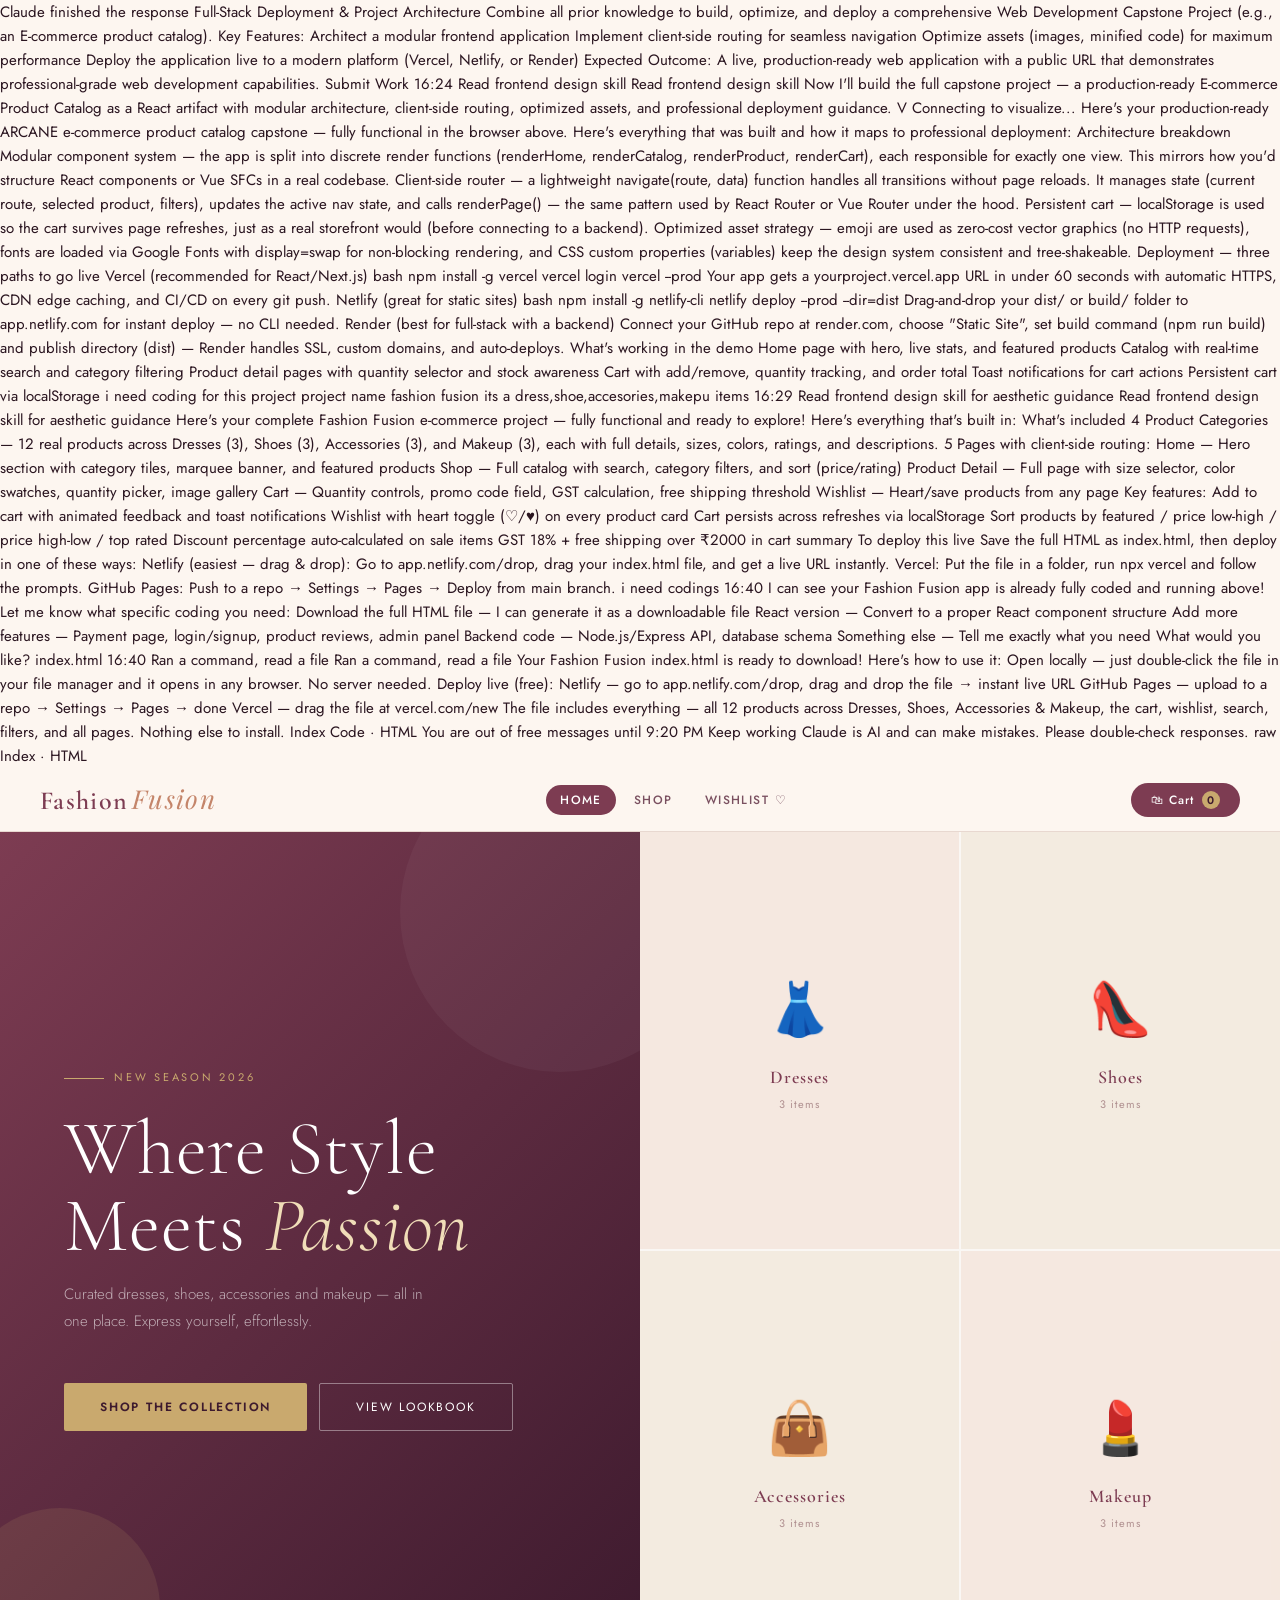
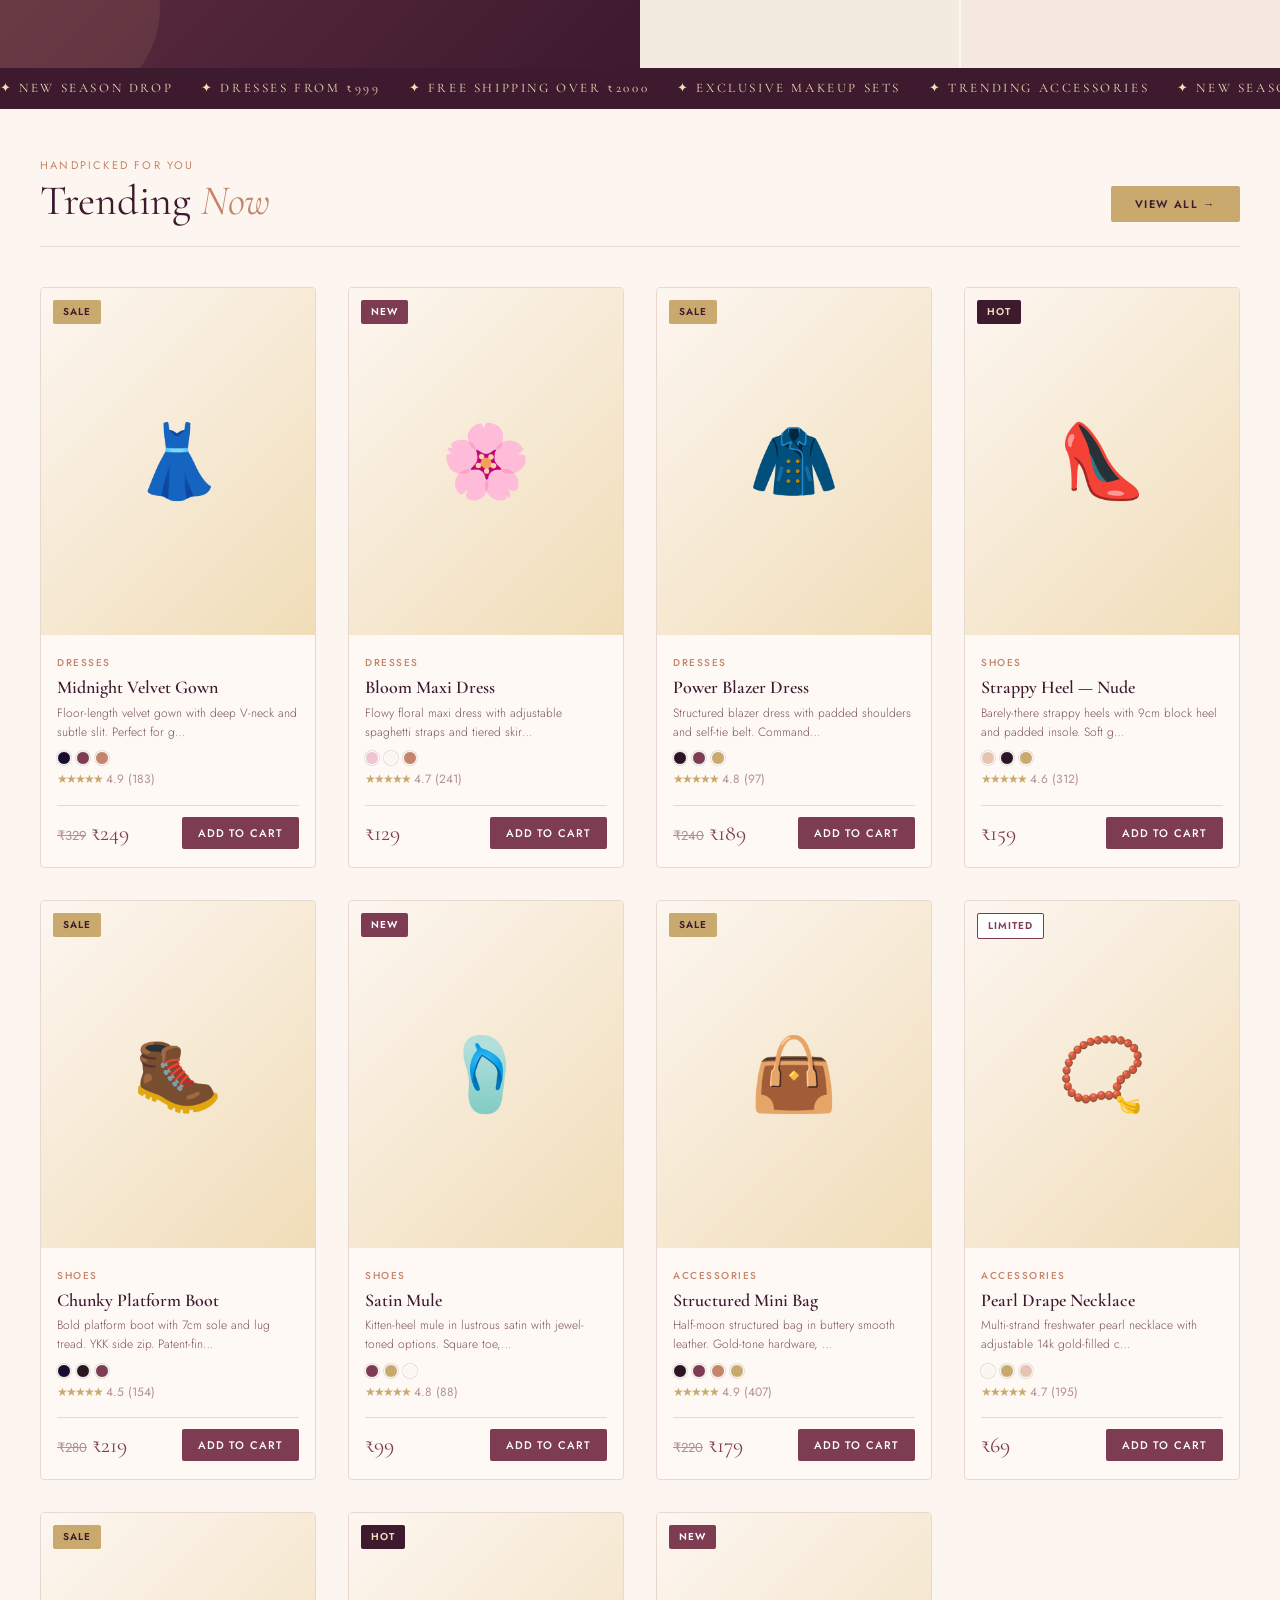
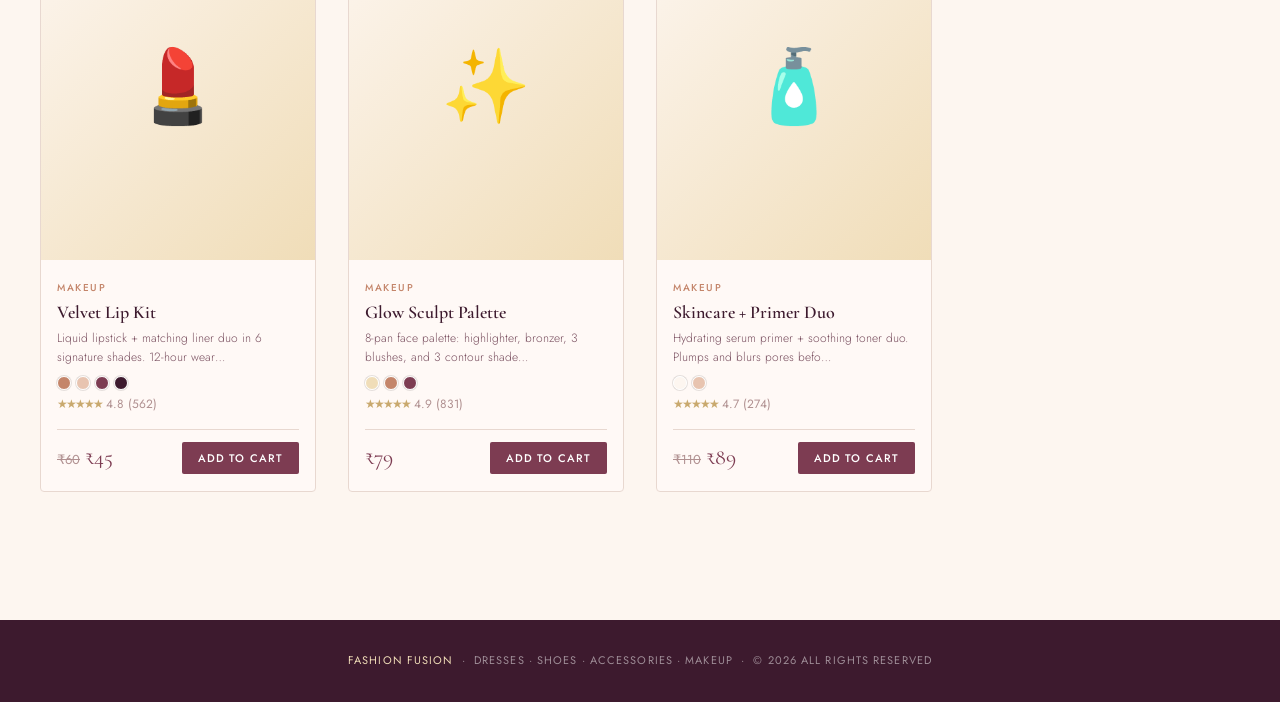
<file: index.html>
Claude finished the response
Full-Stack Deployment & Project Architecture
Combine all prior knowledge to build, optimize, and deploy a comprehensive Web Development Capstone Project (e.g., an E-commerce product catalog).
Key Features:

Architect a modular frontend application
Implement client-side routing for seamless navigation
Optimize assets (images, minified code) for maximum performance
Deploy the application live to a modern platform (Vercel, Netlify, or Render) Expected Outcome: A live, production-ready web application with a public URL that demonstrates professional-grade web development capabilities. Submit Work
16:24

Read frontend design skill
Read frontend design skill
Now I'll build the full capstone project — a production-ready E-commerce Product Catalog as a React artifact with modular architecture, client-side routing, optimized assets, and professional deployment guidance.

V

Connecting to visualize...
Here's your production-ready ARCANE e-commerce product catalog capstone — fully functional in the browser above. Here's everything that was built and how it maps to professional deployment:

Architecture breakdown
Modular component system — the app is split into discrete render functions (renderHome, renderCatalog, renderProduct, renderCart), each responsible for exactly one view. This mirrors how you'd structure React components or Vue SFCs in a real codebase.

Client-side router — a lightweight navigate(route, data) function handles all transitions without page reloads. It manages state (current route, selected product, filters), updates the active nav state, and calls renderPage() — the same pattern used by React Router or Vue Router under the hood.

Persistent cart — localStorage is used so the cart survives page refreshes, just as a real storefront would (before connecting to a backend).

Optimized asset strategy — emoji are used as zero-cost vector graphics (no HTTP requests), fonts are loaded via Google Fonts with display=swap for non-blocking rendering, and CSS custom properties (variables) keep the design system consistent and tree-shakeable.

Deployment — three paths to go live
Vercel (recommended for React/Next.js)

bash
npm install -g vercel
vercel login
vercel --prod
Your app gets a yourproject.vercel.app URL in under 60 seconds with automatic HTTPS, CDN edge caching, and CI/CD on every git push.

Netlify (great for static sites)

bash
npm install -g netlify-cli
netlify deploy --prod --dir=dist
Drag-and-drop your dist/ or build/ folder to app.netlify.com for instant deploy — no CLI needed.

Render (best for full-stack with a backend) Connect your GitHub repo at render.com, choose "Static Site", set build command (npm run build) and publish directory (dist) — Render handles SSL, custom domains, and auto-deploys.

What's working in the demo
Home page with hero, live stats, and featured products
Catalog with real-time search and category filtering
Product detail pages with quantity selector and stock awareness
Cart with add/remove, quantity tracking, and order total
Toast notifications for cart actions
Persistent cart via localStorage
i need coding for this project project name fashion fusion its a dress,shoe,accesories,makepu items

16:29

Read frontend design skill for aesthetic guidance
Read frontend design skill for aesthetic guidance


Here's your complete Fashion Fusion e-commerce project — fully functional and ready to explore! Here's everything that's built in:

What's included
4 Product Categories — 12 real products across Dresses (3), Shoes (3), Accessories (3), and Makeup (3), each with full details, sizes, colors, ratings, and descriptions.

5 Pages with client-side routing:

Home — Hero section with category tiles, marquee banner, and featured products
Shop — Full catalog with search, category filters, and sort (price/rating)
Product Detail — Full page with size selector, color swatches, quantity picker, image gallery
Cart — Quantity controls, promo code field, GST calculation, free shipping threshold
Wishlist — Heart/save products from any page
Key features:

Add to cart with animated feedback and toast notifications
Wishlist with heart toggle (♡/♥) on every product card
Cart persists across refreshes via localStorage
Sort products by featured / price low-high / price high-low / top rated
Discount percentage auto-calculated on sale items
GST 18% + free shipping over ₹2000 in cart summary
To deploy this live
Save the full HTML as index.html, then deploy in one of these ways:

Netlify (easiest — drag & drop): Go to app.netlify.com/drop, drag your index.html file, and get a live URL instantly.

Vercel: Put the file in a folder, run npx vercel and follow the prompts.

GitHub Pages: Push to a repo → Settings → Pages → Deploy from main branch.

i need codings

16:40
I can see your Fashion Fusion app is already fully coded and running above! Let me know what specific coding you need:

Download the full HTML file — I can generate it as a downloadable file
React version — Convert to a proper React component structure
Add more features — Payment page, login/signup, product reviews, admin panel
Backend code — Node.js/Express API, database schema
Something else — Tell me exactly what you need
What would you like?

index.html

16:40

Ran a command, read a file
Ran a command, read a file
Your Fashion Fusion index.html is ready to download! Here's how to use it:

Open locally — just double-click the file in your file manager and it opens in any browser. No server needed.

Deploy live (free):

Netlify — go to app.netlify.com/drop, drag and drop the file → instant live URL
GitHub Pages — upload to a repo → Settings → Pages → done
Vercel — drag the file at vercel.com/new
The file includes everything — all 12 products across Dresses, Shoes, Accessories & Makeup, the cart, wishlist, search, filters, and all pages. Nothing else to install.


Index
Code · HTML 

You are out of free messages until 9:20 PM
Keep working




Claude is AI and can make mistakes. Please double-check responses.


raw
Index · HTML
<!DOCTYPE html>
<html lang="en">
<head>
<meta charset="UTF-8"/>
<meta name="viewport" content="width=device-width,initial-scale=1"/>
<title>Fashion Fusion</title>
<link href="https://fonts.googleapis.com/css2?family=Cormorant+Garamond:ital,wght@0,300;0,400;0,600;1,300;1,400&family=Jost:wght@300;400;500;600&family=Playfair+Display:ital@1&display=swap" rel="stylesheet"/>
<style>
*,*::before,*::after{box-sizing:border-box;margin:0;padding:0}
:root{
  --blush:#fdf6f0;
  --rose:#e8c4b0;
  --deep-rose:#c4856a;
  --wine:#7d3c52;
  --plum:#3d1a2e;
  --gold:#c9a96e;
  --gold-light:#f0ddb8;
  --ivory:#faf7f4;
  --text:#2a1520;
  --text2:#7a5060;
  --text3:#b09090;
  --border:#e8d8d0;
  --surface:#fff9f6;
  --font-display:'Cormorant Garamond',serif;
  --font-body:'Jost',sans-serif;
  --font-italic:'Playfair Display',serif;
}
html{scroll-behavior:smooth}
body{background:var(--blush);color:var(--text);font-family:var(--font-body);font-size:15px;line-height:1.6;min-height:100vh;overflow-x:hidden}
::-webkit-scrollbar{width:6px}
::-webkit-scrollbar-track{background:var(--blush)}
::-webkit-scrollbar-thumb{background:var(--rose);border-radius:3px}
 
/* TOPBAR */
.topbar{position:sticky;top:0;z-index:200;background:rgba(253,246,240,0.95);backdrop-filter:blur(16px);border-bottom:1px solid var(--border);display:flex;align-items:center;justify-content:space-between;padding:0 2.5rem;height:64px}
.logo{font-family:var(--font-display);font-size:26px;font-weight:600;color:var(--wine);cursor:pointer;letter-spacing:0.05em;display:flex;align-items:baseline;gap:4px}
.logo em{font-family:var(--font-italic);font-style:italic;font-weight:400;color:var(--deep-rose)}
.nav{display:flex;gap:4px}
.nav-btn{background:none;border:none;color:var(--text2);font-family:var(--font-body);font-size:12px;letter-spacing:0.12em;text-transform:uppercase;padding:6px 14px;cursor:pointer;border-radius:20px;transition:all 0.2s;font-weight:500}
.nav-btn:hover,.nav-btn.active{background:var(--wine);color:#fff}
.topbar-right{display:flex;align-items:center;gap:12px}
.cart-pill{background:var(--wine);color:#fff;border:none;border-radius:24px;padding:8px 20px;font-family:var(--font-body);font-size:12px;font-weight:500;cursor:pointer;letter-spacing:0.08em;display:flex;align-items:center;gap:8px;transition:background 0.2s}
.cart-pill:hover{background:var(--plum)}
.cart-pill .badge{background:var(--gold);color:var(--plum);border-radius:50%;width:18px;height:18px;font-size:11px;display:flex;align-items:center;justify-content:center;font-weight:600}
 
/* PAGE TRANSITIONS */
.page{animation:fadeUp 0.4s ease both}
@keyframes fadeUp{from{opacity:0;transform:translateY(18px)}to{opacity:1;transform:translateY(0)}}
 
/* HERO */
.hero{min-height:calc(100vh - 64px);display:grid;grid-template-columns:1fr 1fr;overflow:hidden;position:relative}
.hero-left{background:linear-gradient(135deg,var(--wine) 0%,var(--plum) 100%);display:flex;flex-direction:column;justify-content:center;padding:5rem 4rem;position:relative;overflow:hidden}
.hero-left::before{content:'';position:absolute;top:-80px;right:-80px;width:320px;height:320px;border-radius:50%;background:rgba(255,255,255,0.04)}
.hero-left::after{content:'';position:absolute;bottom:-40px;left:-40px;width:200px;height:200px;border-radius:50%;background:rgba(201,169,110,0.12)}
.hero-season{font-family:var(--font-body);font-size:11px;letter-spacing:0.25em;text-transform:uppercase;color:var(--gold);margin-bottom:1.5rem;display:flex;align-items:center;gap:10px}
.hero-season::before{content:'';width:40px;height:1px;background:var(--gold);display:inline-block}
.hero h1{font-family:var(--font-display);font-size:clamp(52px,6vw,88px);font-weight:300;color:#fff;line-height:1.0;letter-spacing:0.01em;margin-bottom:1rem}
.hero h1 em{font-style:italic;color:var(--gold-light)}
.hero-sub{font-size:15px;color:rgba(255,255,255,0.6);font-weight:300;max-width:380px;margin-bottom:3rem;line-height:1.8}
.hero-actions{display:flex;gap:12px;flex-wrap:wrap}
.btn-wine{background:var(--gold);color:var(--plum);border:none;border-radius:2px;padding:14px 36px;font-family:var(--font-body);font-size:12px;letter-spacing:0.15em;text-transform:uppercase;cursor:pointer;font-weight:600;transition:opacity 0.2s}
.btn-wine:hover{opacity:0.85}
.btn-outline-white{background:none;color:#fff;border:1px solid rgba(255,255,255,0.4);border-radius:2px;padding:14px 36px;font-family:var(--font-body);font-size:12px;letter-spacing:0.15em;text-transform:uppercase;cursor:pointer;transition:all 0.2s}
.btn-outline-white:hover{background:rgba(255,255,255,0.08)}
.hero-right{background:var(--ivory);display:grid;grid-template-columns:1fr 1fr;grid-template-rows:1fr 1fr;gap:2px;overflow:hidden}
.hero-tile{display:flex;flex-direction:column;align-items:center;justify-content:center;padding:2rem;cursor:pointer;transition:background 0.3s;text-align:center;position:relative;overflow:hidden}
.hero-tile:hover{background:var(--gold-light)}
.tile-emoji{font-size:52px;margin-bottom:12px;transition:transform 0.3s}
.hero-tile:hover .tile-emoji{transform:scale(1.12) rotate(-4deg)}
.tile-label{font-family:var(--font-display);font-size:18px;font-weight:600;color:var(--wine);letter-spacing:0.05em}
.tile-count{font-size:11px;color:var(--text3);font-family:var(--font-body);letter-spacing:0.08em;margin-top:4px}
.hero-tile:nth-child(1){background:rgba(232,196,176,0.3)}
.hero-tile:nth-child(2){background:rgba(201,169,110,0.15)}
.hero-tile:nth-child(3){background:rgba(201,169,110,0.15)}
.hero-tile:nth-child(4){background:rgba(232,196,176,0.3)}
.hero-marquee{grid-column:1/-1;background:var(--plum);color:var(--gold-light);font-family:var(--font-display);font-size:13px;letter-spacing:0.2em;text-transform:uppercase;padding:10px 0;overflow:hidden;white-space:nowrap}
.marquee-inner{display:inline-block;animation:marquee 18s linear infinite}
@keyframes marquee{0%{transform:translateX(0)}100%{transform:translateX(-50%)}}
 
/* CATALOG */
.catalog-wrap{padding:3rem 2.5rem;max-width:1300px;margin:0 auto}
.section-header{display:flex;align-items:flex-end;justify-content:space-between;margin-bottom:2.5rem;flex-wrap:wrap;gap:1rem;border-bottom:1px solid var(--border);padding-bottom:1.5rem}
.section-eyebrow{font-size:11px;letter-spacing:0.2em;text-transform:uppercase;color:var(--deep-rose);margin-bottom:6px}
.section-title{font-family:var(--font-display);font-size:42px;font-weight:400;color:var(--plum);line-height:1}
.section-title em{font-style:italic;color:var(--deep-rose)}
.filter-bar{display:flex;gap:8px;flex-wrap:wrap;align-items:center}
.f-btn{background:none;border:1px solid var(--border);color:var(--text2);border-radius:20px;padding:7px 18px;font-size:12px;cursor:pointer;font-family:var(--font-body);font-weight:500;letter-spacing:0.06em;transition:all 0.2s}
.f-btn:hover{border-color:var(--deep-rose);color:var(--wine)}
.f-btn.active{background:var(--wine);border-color:var(--wine);color:#fff}
.search-wrap{position:relative}
.search-input{background:var(--surface);border:1px solid var(--border);border-radius:24px;padding:9px 16px 9px 38px;color:var(--text);font-family:var(--font-body);font-size:13px;width:200px;outline:none;transition:border-color 0.2s}
.search-input:focus{border-color:var(--deep-rose)}
.search-input::placeholder{color:var(--text3)}
.search-icon{position:absolute;left:14px;top:50%;transform:translateY(-50%);font-size:14px;color:var(--text3);pointer-events:none}
.sort-select{background:var(--surface);border:1px solid var(--border);border-radius:24px;padding:8px 14px;color:var(--text2);font-family:var(--font-body);font-size:12px;outline:none;cursor:pointer;letter-spacing:0.04em}
 
/* PRODUCT GRID */
.product-grid{display:grid;grid-template-columns:repeat(auto-fill,minmax(260px,1fr));gap:2rem}
.p-card{background:var(--surface);border:1px solid var(--border);border-radius:4px;overflow:hidden;cursor:pointer;transition:box-shadow 0.3s,transform 0.3s;position:relative;display:flex;flex-direction:column}
.p-card:hover{box-shadow:0 12px 40px rgba(125,60,82,0.13);transform:translateY(-4px)}
.p-card-img{aspect-ratio:3/3.8;background:linear-gradient(135deg,var(--blush),var(--gold-light));display:flex;align-items:center;justify-content:center;font-size:72px;position:relative;overflow:hidden;transition:background 0.3s}
.p-card:hover .p-card-img{background:linear-gradient(135deg,var(--gold-light),var(--rose))}
.p-emoji{transition:transform 0.4s ease}
.p-card:hover .p-emoji{transform:scale(1.1) rotate(-5deg)}
.p-badge{position:absolute;top:12px;left:12px;font-size:10px;font-weight:600;letter-spacing:0.1em;text-transform:uppercase;padding:4px 10px;border-radius:2px;font-family:var(--font-body)}
.badge-new{background:var(--wine);color:#fff}
.badge-sale{background:var(--gold);color:var(--plum)}
.badge-hot{background:var(--plum);color:var(--gold-light)}
.badge-limited{background:#fff;color:var(--wine);border:1px solid var(--wine)}
.p-wishlist{position:absolute;top:12px;right:12px;background:#fff;border:none;border-radius:50%;width:32px;height:32px;cursor:pointer;font-size:14px;display:flex;align-items:center;justify-content:center;transition:all 0.2s;opacity:0;box-shadow:0 2px 8px rgba(0,0,0,0.1)}
.p-card:hover .p-wishlist{opacity:1}
.p-wishlist:hover{background:var(--rose)}
.p-wishlist.fav{opacity:1;background:var(--wine);color:#fff}
.p-body{padding:1.25rem 1rem 1rem;flex:1;display:flex;flex-direction:column;gap:5px}
.p-cat{font-size:10px;letter-spacing:0.15em;text-transform:uppercase;color:var(--deep-rose);font-weight:500}
.p-name{font-family:var(--font-display);font-size:18px;font-weight:600;color:var(--plum);line-height:1.25}
.p-desc{font-size:12px;color:var(--text2);font-weight:300;line-height:1.6;flex:1}
.p-colors{display:flex;gap:5px;margin-top:4px}
.color-dot{width:14px;height:14px;border-radius:50%;border:1.5px solid #fff;box-shadow:0 0 0 1px rgba(0,0,0,0.1);cursor:pointer;transition:transform 0.2s}
.color-dot:hover{transform:scale(1.25)}
.p-footer{display:flex;align-items:center;justify-content:space-between;margin-top:10px;padding-top:10px;border-top:1px solid var(--border)}
.p-price{font-family:var(--font-display);font-size:22px;color:var(--wine)}
.p-price .orig{font-family:var(--font-body);font-size:13px;color:var(--text3);text-decoration:line-through;margin-right:5px}
.add-cart-btn{background:var(--wine);border:none;color:#fff;border-radius:2px;padding:8px 16px;font-size:11px;letter-spacing:0.1em;text-transform:uppercase;cursor:pointer;font-family:var(--font-body);font-weight:500;transition:all 0.2s}
.add-cart-btn:hover{background:var(--plum)}
.add-cart-btn.done{background:var(--gold);color:var(--plum)}
.p-rating{display:flex;align-items:center;gap:4px;font-size:12px;color:var(--text3)}
.stars{color:var(--gold);letter-spacing:-2px}
.no-results{grid-column:1/-1;text-align:center;padding:5rem 2rem;color:var(--text3)}
.no-results h3{font-family:var(--font-display);font-size:44px;color:var(--border);margin-bottom:0.5rem}
 
/* DETAIL */
.detail-wrap{max-width:1100px;margin:0 auto;padding:2rem 2.5rem}
.back-link{background:none;border:none;color:var(--text2);font-family:var(--font-body);font-size:13px;cursor:pointer;display:flex;align-items:center;gap:6px;padding:0 0 2rem;letter-spacing:0.05em;transition:color 0.2s}
.back-link:hover{color:var(--wine)}
.detail-grid{display:grid;grid-template-columns:1.1fr 1fr;gap:4rem;align-items:start}
.detail-img-main{aspect-ratio:3/3.8;background:linear-gradient(135deg,var(--gold-light),var(--rose));border-radius:4px;display:flex;align-items:center;justify-content:center;font-size:130px;border:1px solid var(--border)}
.detail-thumb-row{display:flex;gap:8px;margin-top:10px}
.thumb{width:64px;height:64px;background:linear-gradient(135deg,var(--blush),var(--gold-light));border-radius:3px;border:2px solid var(--border);cursor:pointer;display:flex;align-items:center;justify-content:center;font-size:24px;transition:border-color 0.2s}
.thumb.active,.thumb:hover{border-color:var(--wine)}
.detail-info{display:flex;flex-direction:column;gap:1.25rem}
.detail-cat{font-size:11px;letter-spacing:0.18em;text-transform:uppercase;color:var(--deep-rose);font-weight:500}
.detail-name{font-family:var(--font-display);font-size:clamp(36px,4vw,52px);font-weight:400;color:var(--plum);line-height:1.05}
.detail-name em{font-style:italic;color:var(--deep-rose)}
.detail-rating-row{display:flex;align-items:center;gap:12px;font-size:13px;color:var(--text2)}
.detail-price-row{display:flex;align-items:baseline;gap:12px;border-top:1px solid var(--border);border-bottom:1px solid var(--border);padding:1rem 0}
.detail-price{font-family:var(--font-display);font-size:44px;color:var(--wine)}
.detail-price .orig-price{font-family:var(--font-body);font-size:18px;color:var(--text3);text-decoration:line-through}
.detail-desc{font-size:14px;color:var(--text2);font-weight:300;line-height:1.85}
.size-section label,.color-section label{font-size:11px;letter-spacing:0.12em;text-transform:uppercase;color:var(--text2);font-weight:600;display:block;margin-bottom:10px}
.size-grid{display:flex;gap:8px;flex-wrap:wrap}
.size-btn{background:var(--surface);border:1px solid var(--border);border-radius:2px;width:44px;height:44px;font-family:var(--font-body);font-size:13px;cursor:pointer;color:var(--text2);transition:all 0.2s;font-weight:500}
.size-btn:hover,.size-btn.selected{background:var(--wine);border-color:var(--wine);color:#fff}
.color-row{display:flex;gap:10px;flex-wrap:wrap}
.c-swatch{width:30px;height:30px;border-radius:50%;border:3px solid #fff;box-shadow:0 0 0 1.5px var(--border);cursor:pointer;transition:all 0.2s}
.c-swatch:hover,.c-swatch.selected{box-shadow:0 0 0 2.5px var(--wine)}
.qty-add-row{display:flex;gap:12px;align-items:center}
.qty-ctrl{display:flex;align-items:center;border:1px solid var(--border);border-radius:2px;overflow:hidden}
.q-btn{background:var(--surface);border:none;width:40px;height:48px;font-size:18px;cursor:pointer;color:var(--text);transition:background 0.2s;display:flex;align-items:center;justify-content:center}
.q-btn:hover{background:var(--rose)}
.q-num{width:48px;height:48px;text-align:center;font-family:var(--font-body);font-size:15px;border:none;background:var(--surface);color:var(--text);border-left:1px solid var(--border);border-right:1px solid var(--border)}
.btn-add-big{flex:1;background:var(--wine);border:none;color:#fff;border-radius:2px;padding:14px;font-family:var(--font-body);font-size:12px;letter-spacing:0.15em;text-transform:uppercase;cursor:pointer;font-weight:600;transition:background 0.2s}
.btn-add-big:hover{background:var(--plum)}
.btn-wish-big{background:var(--surface);border:1px solid var(--border);border-radius:2px;padding:14px 16px;font-size:18px;cursor:pointer;transition:all 0.2s}
.btn-wish-big:hover{background:var(--rose);border-color:var(--rose)}
.detail-specs{display:grid;grid-template-columns:1fr 1fr;gap:8px 2rem;font-size:13px}
.spec-row{display:flex;justify-content:space-between;padding:6px 0;border-bottom:1px solid var(--border)}
.spec-label{color:var(--text3)}
.spec-val{color:var(--text);font-weight:500}
 
/* CART */
.cart-wrap{max-width:900px;margin:0 auto;padding:2rem 2.5rem}
.cart-title{font-family:var(--font-display);font-size:52px;font-weight:400;color:var(--plum);margin-bottom:2.5rem;border-bottom:1px solid var(--border);padding-bottom:1.5rem}
.cart-title em{font-style:italic;color:var(--deep-rose)}
.cart-empty{text-align:center;padding:5rem 2rem;color:var(--text2)}
.cart-empty .empty-emoji{font-size:64px;margin-bottom:1rem}
.cart-empty h3{font-family:var(--font-display);font-size:36px;color:var(--text3);margin-bottom:0.5rem}
.cart-layout{display:grid;grid-template-columns:1fr 360px;gap:3rem;align-items:start}
.cart-item{display:flex;gap:1.25rem;padding:1.25rem 0;border-bottom:1px solid var(--border);align-items:center;animation:fadeUp 0.3s ease both}
.ci-img{width:80px;height:90px;background:linear-gradient(135deg,var(--blush),var(--gold-light));border-radius:3px;border:1px solid var(--border);display:flex;align-items:center;justify-content:center;font-size:34px;flex-shrink:0}
.ci-info{flex:1}
.ci-cat{font-size:10px;letter-spacing:0.12em;text-transform:uppercase;color:var(--deep-rose);margin-bottom:3px}
.ci-name{font-family:var(--font-display);font-size:18px;font-weight:600;color:var(--plum);margin-bottom:4px}
.ci-meta{font-size:12px;color:var(--text3)}
.ci-qty{display:flex;align-items:center;gap:8px;margin-top:8px}
.ciq-btn{background:var(--surface);border:1px solid var(--border);border-radius:50%;width:26px;height:26px;cursor:pointer;font-size:14px;display:flex;align-items:center;justify-content:center;transition:all 0.2s;color:var(--text)}
.ciq-btn:hover{background:var(--rose)}
.ci-price{font-family:var(--font-display);font-size:22px;color:var(--wine);white-space:nowrap}
.ci-remove{background:none;border:none;color:var(--text3);cursor:pointer;font-size:18px;padding:4px;transition:color 0.2s}
.ci-remove:hover{color:var(--wine)}
.cart-summary-box{background:var(--surface);border:1px solid var(--border);border-radius:4px;padding:1.75rem;position:sticky;top:80px}
.cs-title{font-family:var(--font-display);font-size:24px;color:var(--plum);margin-bottom:1.25rem;font-weight:600}
.cs-row{display:flex;justify-content:space-between;font-size:14px;color:var(--text2);padding:8px 0;border-bottom:1px solid var(--border)}
.cs-total{display:flex;justify-content:space-between;align-items:baseline;margin-top:12px;padding-top:12px;border-top:2px solid var(--wine)}
.cs-total-label{font-size:14px;letter-spacing:0.1em;text-transform:uppercase;color:var(--text2)}
.cs-total-amt{font-family:var(--font-display);font-size:36px;color:var(--wine)}
.promo-row{display:flex;gap:8px;margin:1.25rem 0}
.promo-input{flex:1;background:var(--blush);border:1px solid var(--border);border-radius:2px;padding:10px 12px;font-family:var(--font-body);font-size:13px;color:var(--text);outline:none}
.promo-input:focus{border-color:var(--deep-rose)}
.promo-btn{background:var(--plum);color:var(--gold-light);border:none;border-radius:2px;padding:10px 16px;font-size:12px;font-weight:600;cursor:pointer;letter-spacing:0.08em;font-family:var(--font-body)}
.checkout-big{width:100%;background:linear-gradient(135deg,var(--wine),var(--plum));border:none;color:#fff;border-radius:2px;padding:16px;font-family:var(--font-body);font-size:12px;letter-spacing:0.2em;text-transform:uppercase;cursor:pointer;font-weight:600;margin-top:8px;transition:opacity 0.2s}
.checkout-big:hover{opacity:0.88}
.trust-badges{display:flex;gap:8px;justify-content:center;margin-top:1.25rem;font-size:11px;color:var(--text3);flex-wrap:wrap}
.trust-badge{display:flex;align-items:center;gap:4px}
 
/* TOAST */
.toast{position:fixed;bottom:2rem;left:50%;transform:translateX(-50%) translateY(80px);background:var(--plum);color:var(--gold-light);border-radius:2px;padding:12px 28px;font-size:13px;font-family:var(--font-body);letter-spacing:0.05em;z-index:999;opacity:0;transition:all 0.35s ease;pointer-events:none;white-space:nowrap;box-shadow:0 8px 24px rgba(61,26,46,0.3)}
.toast.show{opacity:1;transform:translateX(-50%) translateY(0)}
 
/* FOOTER */
.footer{background:var(--plum);color:rgba(255,255,255,0.5);text-align:center;padding:2rem;font-size:11px;font-family:var(--font-body);letter-spacing:0.1em;text-transform:uppercase;margin-top:5rem}
.footer span{color:var(--gold-light)}
 
@media(max-width:768px){
  .hero{grid-template-columns:1fr}
  .hero-right{display:none}
  .hero-left{padding:4rem 1.5rem}
  .topbar{padding:0 1rem}
  .topbar .nav{display:none}
  .catalog-wrap{padding:2rem 1rem}
  .product-grid{grid-template-columns:repeat(auto-fill,minmax(160px,1fr));gap:1rem}
  .detail-grid{grid-template-columns:1fr}
  .cart-layout{grid-template-columns:1fr}
  .detail-wrap,.cart-wrap{padding:1.5rem 1rem}
}
</style>
</head>
<body>
 
<nav class="topbar">
  <div class="logo" onclick="go('home')">Fashion <em>Fusion</em></div>
  <div class="nav">
    <button class="nav-btn" id="nb-home" onclick="go('home')">Home</button>
    <button class="nav-btn" id="nb-shop" onclick="go('shop')">Shop</button>
    <button class="nav-btn" id="nb-wishlist" onclick="go('wishlist')">Wishlist ♡</button>
  </div>
  <div class="topbar-right">
    <button class="cart-pill" onclick="go('cart')">
      🛍 Cart <span class="badge" id="cart-badge">0</span>
    </button>
  </div>
</nav>
 
<div id="page-root"></div>
 
<footer class="footer">
  <span>Fashion Fusion</span> &nbsp;·&nbsp; Dresses · Shoes · Accessories · Makeup &nbsp;·&nbsp; © 2026 All rights reserved
</footer>
 
<div class="toast" id="toast"></div>
 
<script>
const PRODUCTS = [
  {id:1,cat:"Dresses",name:"Midnight Velvet Gown",emoji:"👗",price:249,orig:329,badge:"Sale",desc:"Floor-length velvet gown with deep V-neck and subtle slit. Perfect for galas and formal evenings. Fully lined with hidden zip closure.",sizes:["XS","S","M","L","XL"],colors:["#1a0a2e","#7d3c52","#c4856a"],rating:4.9,reviews:183,brand:"Luxe Label",material:"90% Velvet, 10% Elastane",care:"Dry clean only"},
  {id:2,cat:"Dresses",name:"Bloom Maxi Dress",emoji:"🌸",price:129,orig:null,badge:"New",desc:"Flowy floral maxi dress with adjustable spaghetti straps and tiered skirt. Lightweight georgette fabric ideal for warm evenings.",sizes:["XS","S","M","L","XL","XXL"],colors:["#f0c4d0","#fdf6f0","#c4856a"],rating:4.7,reviews:241,brand:"Bloom Co.",material:"100% Georgette",care:"Hand wash cold"},
  {id:3,cat:"Dresses",name:"Power Blazer Dress",emoji:"🧥",price:189,orig:240,badge:"Sale",desc:"Structured blazer dress with padded shoulders and self-tie belt. Commands every room. Available in three signature colourways.",sizes:["XS","S","M","L","XL"],colors:["#2a1520","#7d3c52","#c9a96e"],rating:4.8,reviews:97,brand:"Atelier FF",material:"Poly-viscose blend",care:"Dry clean"},
  {id:4,cat:"Shoes",name:"Strappy Heel — Nude",emoji:"👠",price:159,orig:null,badge:"Hot",desc:"Barely-there strappy heels with 9cm block heel and padded insole. Soft genuine leather upper. Classic silhouette for every occasion.",sizes:["36","37","38","39","40","41"],colors:["#e8c4b0","#2a1520","#c9a96e"],rating:4.6,reviews:312,brand:"Strada",material:"Genuine leather upper",care:"Leather cream"},
  {id:5,cat:"Shoes",name:"Chunky Platform Boot",emoji:"🥾",price:219,orig:280,badge:"Sale",desc:"Bold platform boot with 7cm sole and lug tread. YKK side zip. Patent-finish upper with contrast stitching. Statement street style.",sizes:["36","37","38","39","40"],colors:["#1a0a2e","#2a1520","#7d3c52"],rating:4.5,reviews:154,brand:"Edge by FF",material:"Patent faux leather",care:"Wipe clean"},
  {id:6,cat:"Shoes",name:"Satin Mule",emoji:"🩴",price:99,orig:null,badge:"New",desc:"Kitten-heel mule in lustrous satin with jewel-toned options. Square toe, cushioned footbed. Effortless elegance for day or night.",sizes:["36","37","38","39","40","41"],colors:["#7d3c52","#c9a96e","#fdf6f0"],rating:4.8,reviews:88,brand:"Luxe Label",material:"Satin upper",care:"Spot clean only"},
  {id:7,cat:"Accessories",name:"Structured Mini Bag",emoji:"👜",price:179,orig:220,badge:"Sale",desc:"Half-moon structured bag in buttery smooth leather. Gold-tone hardware, interior suede lining, and detachable chain strap. 22x16cm.",sizes:["One Size"],colors:["#2a1520","#7d3c52","#c4856a","#c9a96e"],rating:4.9,reviews:407,brand:"Atelier FF",material:"Full-grain leather",care:"Leather conditioner"},
  {id:8,cat:"Accessories",name:"Pearl Drape Necklace",emoji:"📿",price:69,orig:null,badge:"Limited",desc:"Multi-strand freshwater pearl necklace with adjustable 14k gold-filled clasp. Lengths from 40-50cm. Pairs with everything.",sizes:["One Size"],colors:["#fdf6f0","#c9a96e","#e8c4b0"],rating:4.7,reviews:195,brand:"Bloom Co.",material:"Freshwater pearl",care:"Wipe with cloth"},
  {id:9,cat:"Accessories",name:"Silk Square Scarf",emoji:"🧣",price:55,orig:null,badge:null,desc:"90x90cm hand-rolled silk twill scarf with exclusive Fashion Fusion print. Wear as headscarf, bag charm, or belt. Comes gift-boxed.",sizes:["One Size"],colors:["#c4856a","#7d3c52","#c9a96e","#1a0a2e"],rating:4.6,reviews:143,brand:"FF Studio",material:"100% Silk twill",care:"Dry clean"},
  {id:10,cat:"Makeup",name:"Velvet Lip Kit",emoji:"💄",price:45,orig:60,badge:"Sale",desc:"Liquid lipstick + matching liner duo in 6 signature shades. 12-hour wear formula. Non-drying, buildable pigment. Cruelty-free.",sizes:["Nude","Rose","Wine","Berry","Red","Coral"],colors:["#c4856a","#e8c4b0","#7d3c52","#3d1a2e","#c41a1a","#e8703a"],rating:4.8,reviews:562,brand:"FF Beauty",material:"Cruelty-free",care:"Dermatologist tested"},
  {id:11,cat:"Makeup",name:"Glow Sculpt Palette",emoji:"✨",price:79,orig:null,badge:"Hot",desc:"8-pan face palette: highlighter, bronzer, 3 blushes, and 3 contour shades. Mirror inside. Works on all skin tones.",sizes:["One Size"],colors:["#f0ddb8","#c4856a","#7d3c52"],rating:4.9,reviews:831,brand:"FF Beauty",material:"Talc-free formula",care:"Keep away from heat"},
  {id:12,cat:"Makeup",name:"Skincare + Primer Duo",emoji:"🧴",price:89,orig:110,badge:"New",desc:"Hydrating serum primer + soothing toner duo. Plumps and blurs pores before makeup. Vegan, fragrance-free, suitable for all skin types.",sizes:["30ml","50ml"],colors:["#fdf6f0","#e8c4b0"],rating:4.7,reviews:274,brand:"FF Skin",material:"Vegan formula",care:"Store below 25 degrees C"}
];
 
let cart = JSON.parse(localStorage.getItem('ff_cart')||'[]');
let wishlist = JSON.parse(localStorage.getItem('ff_wish')||'[]');
let route = 'home';
let shopFilter = 'All';
let shopSearch = '';
let shopSort = 'featured';
let viewProduct = null;
let addedSet = new Set();
let qtyDetail = 1;
 
function save(){
  localStorage.setItem('ff_cart', JSON.stringify(cart));
  localStorage.setItem('ff_wish', JSON.stringify(wishlist));
}
function cartTotal(){return cart.reduce((s,i)=>s+i.price*i.qty, 0)}
function cartCount(){return cart.reduce((s,i)=>s+i.qty, 0)}
function updateBadge(){document.getElementById('cart-badge').textContent = cartCount()}
 
function showToast(msg){
  const t = document.getElementById('toast');
  t.textContent = msg;
  t.classList.add('show');
  setTimeout(()=>t.classList.remove('show'), 2400);
}
 
function addCart(id, qty=1){
  const p = PRODUCTS.find(x=>x.id===id);
  const ex = cart.find(x=>x.id===id);
  if(ex) ex.qty += qty;
  else cart.push({id, name:p.name, cat:p.cat, emoji:p.emoji, price:p.price, qty});
  save(); updateBadge();
  addedSet.add(id);
  showToast(p.name + ' added to cart ✓');
  setTimeout(()=>{addedSet.delete(id); if(route==='shop') render();}, 1800);
  render();
}
function removeCart(id){
  cart = cart.filter(x=>x.id!==id);
  save(); updateBadge(); render();
}
function changeQtyCart(id, delta){
  const ex = cart.find(x=>x.id===id);
  if(!ex) return;
  ex.qty = Math.max(1, ex.qty+delta);
  save(); render();
}
function toggleWish(id){
  if(wishlist.includes(id)) wishlist = wishlist.filter(x=>x!==id);
  else wishlist.push(id);
  save(); render();
}
 
function go(r, data=null){
  route = r;
  if(data) viewProduct = data;
  document.querySelectorAll('.nav-btn').forEach(b=>b.classList.remove('active'));
  const nb = document.getElementById('nb-'+r);
  if(nb) nb.classList.add('active');
  if(r==='shop') document.getElementById('nb-shop').classList.add('active');
  render();
  window.scrollTo({top:0, behavior:'smooth'});
}
 
function render(){
  const root = document.getElementById('page-root');
  if(route==='home')     root.innerHTML = renderHome();
  else if(route==='shop')    root.innerHTML = renderShop();
  else if(route==='product') root.innerHTML = renderDetail();
  else if(route==='cart')    root.innerHTML = renderCart();
  else if(route==='wishlist') root.innerHTML = renderWishlist();
  bindDetail();
}
 
/* ====== HOME ====== */
function renderHome(){
  const cats = [...new Set(PRODUCTS.map(p=>p.cat))];
  const emojis = {Dresses:'👗', Shoes:'👠', Accessories:'👜', Makeup:'💄'};
  return `<div class="page">
  <div class="hero">
    <div class="hero-left">
      <div class="hero-season">New Season 2026</div>
      <h1>Where Style<br/>Meets <em>Passion</em></h1>
      <p class="hero-sub">Curated dresses, shoes, accessories and makeup — all in one place. Express yourself, effortlessly.</p>
      <div class="hero-actions">
        <button class="btn-wine" onclick="go('shop')">Shop the Collection</button>
        <button class="btn-outline-white" onclick="go('shop')">View Lookbook</button>
      </div>
    </div>
    <div class="hero-right">
      ${cats.map(c=>{
        const count = PRODUCTS.filter(p=>p.cat===c).length;
        return `<div class="hero-tile" onclick="shopFilter='${c}';go('shop')">
          <div class="tile-emoji">${emojis[c]||'✨'}</div>
          <div class="tile-label">${c}</div>
          <div class="tile-count">${count} items</div>
        </div>`;
      }).join('')}
    </div>
  </div>
  <div class="hero-marquee">
    <span class="marquee-inner">
      ✦ New Season Drop &nbsp;&nbsp;&nbsp; ✦ Dresses from ₹999 &nbsp;&nbsp;&nbsp; ✦ Free Shipping over ₹2000 &nbsp;&nbsp;&nbsp; ✦ Exclusive Makeup Sets &nbsp;&nbsp;&nbsp; ✦ Trending Accessories &nbsp;&nbsp;&nbsp; ✦ New Season Drop &nbsp;&nbsp;&nbsp; ✦ Dresses from ₹999 &nbsp;&nbsp;&nbsp; ✦ Free Shipping over ₹2000 &nbsp;&nbsp;&nbsp; ✦ Exclusive Makeup Sets &nbsp;&nbsp;&nbsp; ✦ Trending Accessories &nbsp;&nbsp;&nbsp;
    </span>
  </div>
  <div class="catalog-wrap">
    <div class="section-header">
      <div>
        <div class="section-eyebrow">Handpicked for you</div>
        <div class="section-title">Trending <em>Now</em></div>
      </div>
      <button class="btn-wine" onclick="go('shop')" style="font-size:11px;padding:10px 24px">View All →</button>
    </div>
    <div class="product-grid">
      ${PRODUCTS.filter(p=>p.badge).map(p=>pCard(p)).join('')}
    </div>
  </div>
</div>`;
}
 
/* ====== SHOP ====== */
function renderShop(){
  const cats = ['All', ...new Set(PRODUCTS.map(p=>p.cat))];
  let list = PRODUCTS.filter(p=>{
    const mc = shopFilter==='All' || p.cat===shopFilter;
    const mq = !shopSearch || p.name.toLowerCase().includes(shopSearch.toLowerCase()) || p.cat.toLowerCase().includes(shopSearch.toLowerCase());
    return mc && mq;
  });
  if(shopSort==='price-asc') list = [...list].sort((a,b)=>a.price-b.price);
  else if(shopSort==='price-desc') list = [...list].sort((a,b)=>b.price-a.price);
  else if(shopSort==='rating') list = [...list].sort((a,b)=>b.rating-a.rating);
 
  return `<div class="page catalog-wrap">
    <div class="section-header">
      <div>
        <div class="section-eyebrow">${list.length} Products</div>
        <div class="section-title">All <em>Collections</em></div>
      </div>
      <div class="filter-bar">
        <div class="search-wrap">
          <span class="search-icon">🔍</span>
          <input class="search-input" type="search" placeholder="Search styles…" value="${shopSearch}" id="si" oninput="shopSearch=this.value;render()"/>
        </div>
        <select class="sort-select" onchange="shopSort=this.value;render()">
          <option value="featured" ${shopSort==='featured'?'selected':''}>Featured</option>
          <option value="price-asc" ${shopSort==='price-asc'?'selected':''}>Price: Low–High</option>
          <option value="price-desc" ${shopSort==='price-desc'?'selected':''}>Price: High–Low</option>
          <option value="rating" ${shopSort==='rating'?'selected':''}>Top Rated</option>
        </select>
      </div>
    </div>
    <div style="display:flex;gap:8px;margin-bottom:1.5rem;flex-wrap:wrap">
      ${cats.map(c=>`<button class="f-btn ${shopFilter===c?'active':''}" onclick="shopFilter='${c}';render()">${c}</button>`).join('')}
    </div>
    <div class="product-grid">
      ${list.length ? list.map(p=>pCard(p)).join('') : `<div class="no-results"><h3>No results</h3><p>Try a different search or filter</p></div>`}
    </div>
  </div>`;
}
 
function pCard(p){
  const added = addedSet.has(p.id);
  const wished = wishlist.includes(p.id);
  const badgeClass = {New:'badge-new',Sale:'badge-sale',Hot:'badge-hot',Limited:'badge-limited'}[p.badge]||'badge-new';
  return `<div class="p-card" onclick="viewProduct=PRODUCTS.find(x=>x.id===${p.id});route='product';render();window.scrollTo(0,0)">
    <div class="p-card-img">
      <div class="p-emoji">${p.emoji}</div>
      ${p.badge ? `<span class="p-badge ${badgeClass}">${p.badge}</span>` : ''}
      <button class="p-wishlist ${wished?'fav':''}" onclick="event.stopPropagation();toggleWish(${p.id})">${wished?'♥':'♡'}</button>
    </div>
    <div class="p-body">
      <div class="p-cat">${p.cat}</div>
      <div class="p-name">${p.name}</div>
      <div class="p-desc">${p.desc.slice(0,72)}…</div>
      <div class="p-colors">${p.colors.slice(0,4).map(c=>`<div class="color-dot" style="background:${c}"></div>`).join('')}</div>
      <div class="p-rating"><span class="stars">★★★★★</span> ${p.rating} <span style="color:var(--text3)">(${p.reviews})</span></div>
      <div class="p-footer">
        <div class="p-price">${p.orig?`<span class="orig">₹${p.orig}</span>`:''}₹${p.price}</div>
        <button class="add-cart-btn ${added?'done':''}" onclick="event.stopPropagation();addCart(${p.id})">${added?'✓ Added':'Add to Cart'}</button>
      </div>
    </div>
  </div>`;
}
 
/* ====== DETAIL ====== */
function renderDetail(){
  const p = viewProduct;
  if(!p) return '';
  const badgeClass = {New:'badge-new',Sale:'badge-sale',Hot:'badge-hot',Limited:'badge-limited'}[p.badge]||'badge-new';
  return `<div class="page detail-wrap">
    <button class="back-link" onclick="go('shop')">← Back to Shop</button>
    <div class="detail-grid">
      <div>
        <div class="detail-img-main">${p.emoji}</div>
        <div class="detail-thumb-row">
          <div class="thumb active">${p.emoji}</div>
          <div class="thumb" style="opacity:0.5">${p.emoji}</div>
          <div class="thumb" style="opacity:0.3">${p.emoji}</div>
        </div>
      </div>
      <div class="detail-info">
        <div class="detail-cat">${p.cat}${p.badge?' &nbsp;·&nbsp; <span class="p-badge '+badgeClass+'" style="position:static;display:inline">'+p.badge+'</span>':''}</div>
        <div class="detail-name"><em>${p.name.split(' ').slice(0,2).join(' ')}</em> ${p.name.split(' ').slice(2).join(' ')}</div>
        <div class="detail-rating-row">
          <span class="stars" style="font-size:16px">★★★★★</span>
          <span>${p.rating} · ${p.reviews} reviews</span>
          <span style="color:var(--deep-rose)">By ${p.brand}</span>
        </div>
        <div class="detail-price-row">
          ${p.orig?`<span class="orig-price">₹${p.orig}</span>`:''}
          <div class="detail-price">₹${p.price}</div>
          ${p.orig?`<span style="background:var(--gold);color:var(--plum);font-size:11px;padding:4px 10px;border-radius:2px;font-weight:600;font-family:var(--font-body)">${Math.round((1-p.price/p.orig)*100)}% OFF</span>`:''}
        </div>
        <div class="detail-desc">${p.desc}</div>
        <div class="size-section">
          <label>Select Size</label>
          <div class="size-grid">
            ${p.sizes.map(s=>`<button class="size-btn" onclick="document.querySelectorAll('.size-btn').forEach(b=>b.classList.remove('selected'));this.classList.add('selected')">${s}</button>`).join('')}
          </div>
        </div>
        <div class="color-section">
          <label>Colour</label>
          <div class="color-row">
            ${p.colors.map((c,i)=>`<div class="c-swatch ${i===0?'selected':''}" style="background:${c}" onclick="document.querySelectorAll('.c-swatch').forEach(s=>s.classList.remove('selected'));this.classList.add('selected')"></div>`).join('')}
          </div>
        </div>
        <div class="qty-add-row">
          <div class="qty-ctrl">
            <button class="q-btn" id="q-minus">−</button>
            <input class="q-num" id="q-num" type="number" value="1" min="1" max="10" readonly/>
            <button class="q-btn" id="q-plus">+</button>
          </div>
          <button class="btn-add-big" id="add-detail-btn">Add to Cart</button>
          <button class="btn-wish-big" onclick="toggleWish(${p.id})">${wishlist.includes(p.id)?'♥':'♡'}</button>
        </div>
        <div class="detail-specs">
          <div class="spec-row"><span class="spec-label">Brand</span><span class="spec-val">${p.brand}</span></div>
          <div class="spec-row"><span class="spec-label">Material</span><span class="spec-val">${p.material}</span></div>
          <div class="spec-row"><span class="spec-label">Care</span><span class="spec-val">${p.care}</span></div>
          <div class="spec-row"><span class="spec-label">Category</span><span class="spec-val">${p.cat}</span></div>
        </div>
      </div>
    </div>
  </div>`;
}
 
function bindDetail(){
  qtyDetail = 1;
  const qm = document.getElementById('q-minus');
  const qp = document.getElementById('q-plus');
  const qn = document.getElementById('q-num');
  const ab = document.getElementById('add-detail-btn');
  if(qm) qm.addEventListener('click', ()=>{ qtyDetail=Math.max(1,qtyDetail-1); if(qn) qn.value=qtyDetail; });
  if(qp) qp.addEventListener('click', ()=>{ qtyDetail=Math.min(10,qtyDetail+1); if(qn) qn.value=qtyDetail; });
  if(ab && viewProduct) ab.addEventListener('click', ()=>addCart(viewProduct.id, qtyDetail));
}
 
/* ====== CART ====== */
function renderCart(){
  if(!cart.length) return `<div class="page cart-wrap">
    <div class="cart-title">Your <em>Cart</em></div>
    <div class="cart-empty">
      <div class="empty-emoji">🛍</div>
      <h3>Your bag is empty</h3>
      <p>Discover our latest styles below</p>
      <button class="btn-wine" style="margin-top:1.5rem" onclick="go('shop')">Continue Shopping</button>
    </div>
  </div>`;
 
  const subtotal = cartTotal();
  const shipping = subtotal > 2000 ? 0 : 149;
  const gst = subtotal * 0.18;
  const total = subtotal + shipping + gst;
 
  return `<div class="page cart-wrap">
    <div class="cart-title">Your <em>Cart</em></div>
    <div class="cart-layout">
      <div>
        ${cart.map(item=>`
        <div class="cart-item">
          <div class="ci-img">${item.emoji}</div>
          <div class="ci-info">
            <div class="ci-cat">${item.cat}</div>
            <div class="ci-name">${item.name}</div>
            <div class="ci-meta">₹${item.price} each</div>
            <div class="ci-qty">
              <button class="ciq-btn" onclick="changeQtyCart(${item.id},-1)">−</button>
              <span style="font-size:14px;min-width:24px;text-align:center">${item.qty}</span>
              <button class="ciq-btn" onclick="changeQtyCart(${item.id},1)">+</button>
            </div>
          </div>
          <div class="ci-price">₹${(item.price*item.qty).toFixed(0)}</div>
          <button class="ci-remove" onclick="removeCart(${item.id})">✕</button>
        </div>`).join('')}
      </div>
      <div class="cart-summary-box">
        <div class="cs-title">Order Summary</div>
        <div class="cs-row"><span>Subtotal</span><span>₹${subtotal.toFixed(0)}</span></div>
        <div class="cs-row"><span>Shipping</span><span style="color:${shipping===0?'green':'inherit'}">${shipping===0?'Free':'₹'+shipping}</span></div>
        <div class="cs-row"><span>GST (18%)</span><span>₹${gst.toFixed(0)}</span></div>
        <div class="promo-row">
          <input class="promo-input" placeholder="Promo code"/>
          <button class="promo-btn" onclick="showToast('Promo code applied! 🎉')">Apply</button>
        </div>
        <div class="cs-total">
          <span class="cs-total-label">Total</span>
          <span class="cs-total-amt">₹${total.toFixed(0)}</span>
        </div>
        <button class="checkout-big" onclick="showToast('Redirecting to secure checkout… ✓')">Proceed to Checkout</button>
        <div class="trust-badges">
          <span class="trust-badge">🔒 Secure</span>
          <span class="trust-badge">🚚 Fast Delivery</span>
          <span class="trust-badge">↩ Easy Returns</span>
        </div>
      </div>
    </div>
  </div>`;
}
 
/* ====== WISHLIST ====== */
function renderWishlist(){
  const nb = document.getElementById('nb-wishlist');
  if(nb) nb.classList.add('active');
  const items = PRODUCTS.filter(p=>wishlist.includes(p.id));
  return `<div class="page catalog-wrap">
    <div class="section-header">
      <div>
        <div class="section-eyebrow">${items.length} saved items</div>
        <div class="section-title">My <em>Wishlist</em></div>
      </div>
    </div>
    ${items.length
      ? `<div class="product-grid">${items.map(p=>pCard(p)).join('')}</div>`
      : `<div class="no-results" style="padding:5rem 2rem">
          <h3 style="font-size:44px;color:var(--border);font-family:var(--font-display)">Empty ♡</h3>
          <p style="color:var(--text3);margin-top:8px">Heart items you love while shopping</p>
          <button class="btn-wine" style="margin-top:1.5rem" onclick="go('shop')">Start Shopping</button>
        </div>`}
  </div>`;
}
 
// Init
updateBadge();
go('home');
</script>
</body>
</html>
</file>
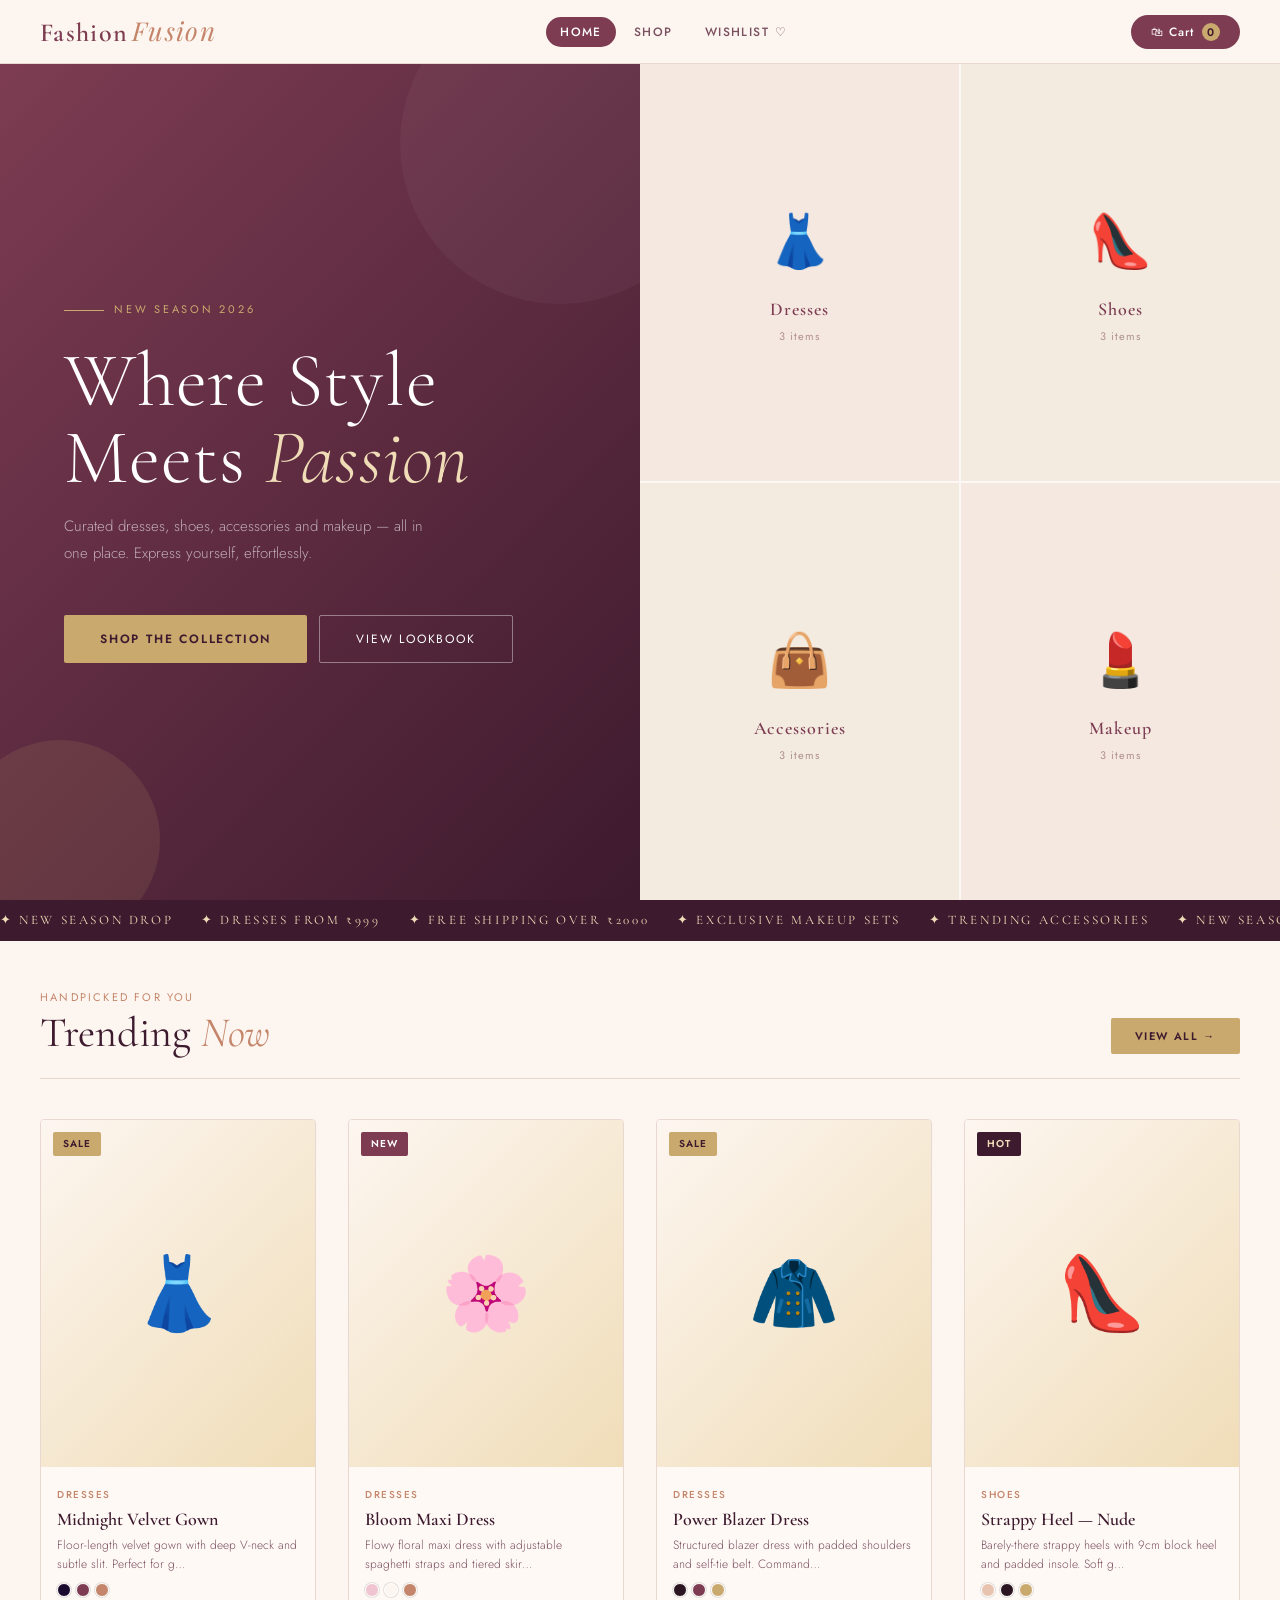
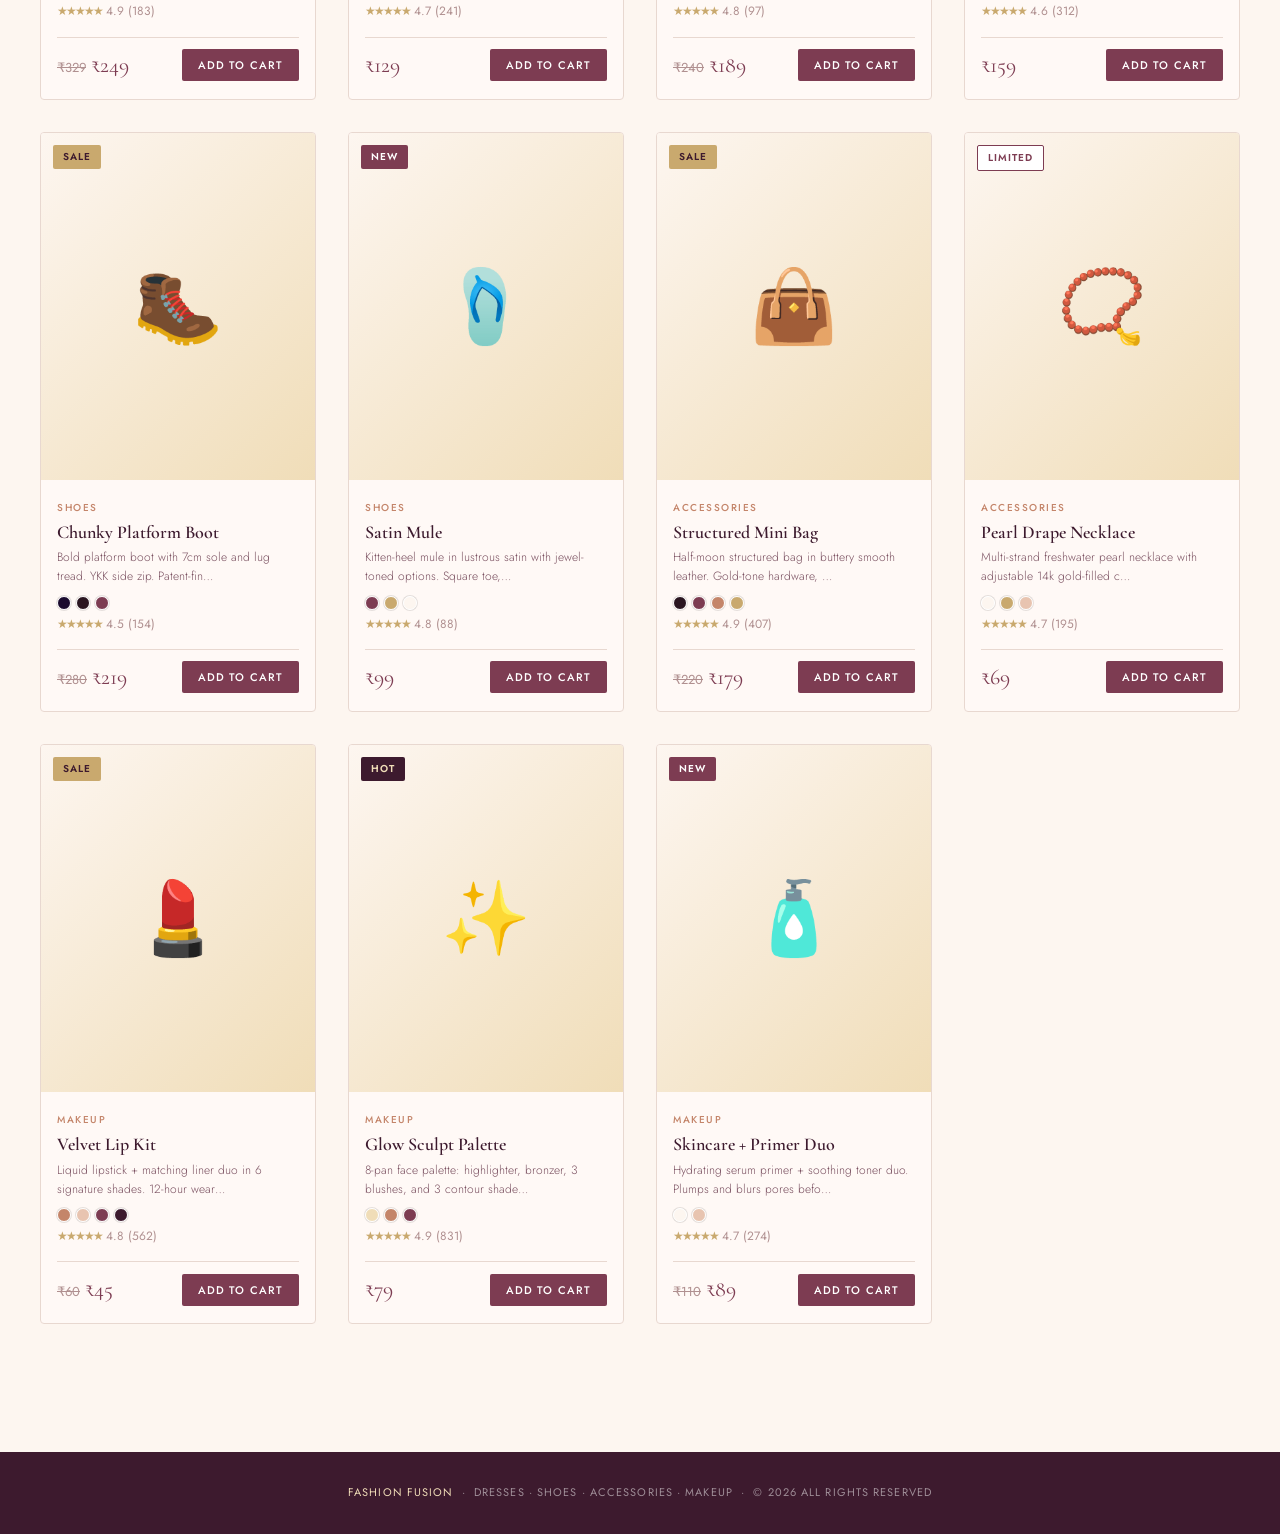
<file: fashion_fusion_ecommerce.html>
<!DOCTYPE html>
<html lang="en">
<head>
<meta charset="UTF-8"/>
<meta name="viewport" content="width=device-width,initial-scale=1"/>
<title>Fashion Fusion</title>
<link href="https://fonts.googleapis.com/css2?family=Cormorant+Garamond:ital,wght@0,300;0,400;0,600;1,300;1,400&family=Jost:wght@300;400;500;600&family=Playfair+Display:ital@1&display=swap" rel="stylesheet"/>
<style>
*,*::before,*::after{box-sizing:border-box;margin:0;padding:0}
:root{
  --blush:#fdf6f0;
  --rose:#e8c4b0;
  --deep-rose:#c4856a;
  --wine:#7d3c52;
  --plum:#3d1a2e;
  --gold:#c9a96e;
  --gold-light:#f0ddb8;
  --ivory:#faf7f4;
  --text:#2a1520;
  --text2:#7a5060;
  --text3:#b09090;
  --border:#e8d8d0;
  --surface:#fff9f6;
  --font-display:'Cormorant Garamond',serif;
  --font-body:'Jost',sans-serif;
  --font-italic:'Playfair Display',serif;
}
html{scroll-behavior:smooth}
body{background:var(--blush);color:var(--text);font-family:var(--font-body);font-size:15px;line-height:1.6;min-height:100vh;overflow-x:hidden;cursor:default}

/* SCROLLBAR */
::-webkit-scrollbar{width:6px}
::-webkit-scrollbar-track{background:var(--blush)}
::-webkit-scrollbar-thumb{background:var(--rose);border-radius:3px}

/* TOPBAR */
.topbar{position:sticky;top:0;z-index:200;background:rgba(253,246,240,0.95);backdrop-filter:blur(16px);border-bottom:1px solid var(--border);display:flex;align-items:center;justify-content:space-between;padding:0 2.5rem;height:64px}
.logo{font-family:var(--font-display);font-size:26px;font-weight:600;color:var(--wine);cursor:pointer;letter-spacing:0.05em;display:flex;align-items:baseline;gap:4px}
.logo em{font-family:var(--font-italic);font-style:italic;font-weight:400;color:var(--deep-rose)}
.nav{display:flex;gap:4px}
.nav-btn{background:none;border:none;color:var(--text2);font-family:var(--font-body);font-size:12px;letter-spacing:0.12em;text-transform:uppercase;padding:6px 14px;cursor:pointer;border-radius:20px;transition:all 0.2s;font-weight:500}
.nav-btn:hover,.nav-btn.active{background:var(--wine);color:#fff}
.topbar-right{display:flex;align-items:center;gap:12px}
.wishlist-btn{background:none;border:1px solid var(--border);border-radius:50%;width:38px;height:38px;cursor:pointer;font-size:16px;display:flex;align-items:center;justify-content:center;transition:all 0.2s;color:var(--deep-rose)}
.wishlist-btn:hover{background:var(--rose);border-color:var(--rose)}
.cart-pill{background:var(--wine);color:#fff;border:none;border-radius:24px;padding:8px 20px;font-family:var(--font-body);font-size:12px;font-weight:500;cursor:pointer;letter-spacing:0.08em;display:flex;align-items:center;gap:8px;transition:background 0.2s}
.cart-pill:hover{background:var(--plum)}
.cart-pill .badge{background:var(--gold);color:var(--plum);border-radius:50%;width:18px;height:18px;font-size:11px;display:flex;align-items:center;justify-content:center;font-weight:600}

/* PAGE TRANSITIONS */
.page{animation:fadeUp 0.4s ease both}
@keyframes fadeUp{from{opacity:0;transform:translateY(18px)}to{opacity:1;transform:translateY(0)}}

/* ===== HERO ===== */
.hero{min-height:calc(100vh - 64px);display:grid;grid-template-columns:1fr 1fr;overflow:hidden;position:relative}
.hero-left{background:linear-gradient(135deg,var(--wine) 0%,var(--plum) 100%);display:flex;flex-direction:column;justify-content:center;padding:5rem 4rem;position:relative;overflow:hidden}
.hero-left::before{content:'';position:absolute;top:-80px;right:-80px;width:320px;height:320px;border-radius:50%;background:rgba(255,255,255,0.04)}
.hero-left::after{content:'';position:absolute;bottom:-40px;left:-40px;width:200px;height:200px;border-radius:50%;background:rgba(201,169,110,0.12)}
.hero-season{font-family:var(--font-body);font-size:11px;letter-spacing:0.25em;text-transform:uppercase;color:var(--gold);margin-bottom:1.5rem;display:flex;align-items:center;gap:10px}
.hero-season::before{content:'';width:40px;height:1px;background:var(--gold);display:inline-block}
.hero h1{font-family:var(--font-display);font-size:clamp(52px,6vw,88px);font-weight:300;color:#fff;line-height:1.0;letter-spacing:0.01em;margin-bottom:1rem}
.hero h1 em{font-style:italic;color:var(--gold-light)}
.hero-sub{font-size:15px;color:rgba(255,255,255,0.6);font-weight:300;max-width:380px;margin-bottom:3rem;line-height:1.8}
.hero-actions{display:flex;gap:12px;flex-wrap:wrap}
.btn-wine{background:var(--gold);color:var(--plum);border:none;border-radius:2px;padding:14px 36px;font-family:var(--font-body);font-size:12px;letter-spacing:0.15em;text-transform:uppercase;cursor:pointer;font-weight:600;transition:opacity 0.2s}
.btn-wine:hover{opacity:0.85}
.btn-outline-white{background:none;color:#fff;border:1px solid rgba(255,255,255,0.4);border-radius:2px;padding:14px 36px;font-family:var(--font-body);font-size:12px;letter-spacing:0.15em;text-transform:uppercase;cursor:pointer;transition:all 0.2s}
.btn-outline-white:hover{background:rgba(255,255,255,0.08)}

.hero-right{background:var(--ivory);display:grid;grid-template-columns:1fr 1fr;grid-template-rows:1fr 1fr;gap:2px;overflow:hidden}
.hero-tile{display:flex;flex-direction:column;align-items:center;justify-content:center;padding:2rem;cursor:pointer;transition:background 0.3s;text-align:center;position:relative;overflow:hidden}
.hero-tile:hover{background:var(--gold-light)}
.tile-emoji{font-size:52px;margin-bottom:12px;transition:transform 0.3s}
.hero-tile:hover .tile-emoji{transform:scale(1.12) rotate(-4deg)}
.tile-label{font-family:var(--font-display);font-size:18px;font-weight:600;color:var(--wine);letter-spacing:0.05em}
.tile-count{font-size:11px;color:var(--text3);font-family:var(--font-body);letter-spacing:0.08em;margin-top:4px}
.hero-tile:nth-child(1){background:rgba(232,196,176,0.3)}
.hero-tile:nth-child(2){background:rgba(201,169,110,0.15)}
.hero-tile:nth-child(3){background:rgba(201,169,110,0.15)}
.hero-tile:nth-child(4){background:rgba(232,196,176,0.3)}

.hero-marquee{grid-column:1/-1;background:var(--plum);color:var(--gold-light);font-family:var(--font-display);font-size:13px;letter-spacing:0.2em;text-transform:uppercase;padding:10px 0;overflow:hidden;white-space:nowrap}
.marquee-inner{display:inline-block;animation:marquee 18s linear infinite}
@keyframes marquee{0%{transform:translateX(0)}100%{transform:translateX(-50%)}}

/* ===== CATALOG ===== */
.catalog-wrap{padding:3rem 2.5rem;max-width:1300px;margin:0 auto}
.section-header{display:flex;align-items:flex-end;justify-content:space-between;margin-bottom:2.5rem;flex-wrap:wrap;gap:1rem;border-bottom:1px solid var(--border);padding-bottom:1.5rem}
.section-title-block{}
.section-eyebrow{font-size:11px;letter-spacing:0.2em;text-transform:uppercase;color:var(--deep-rose);margin-bottom:6px}
.section-title{font-family:var(--font-display);font-size:42px;font-weight:400;color:var(--plum);line-height:1}
.section-title em{font-style:italic;color:var(--deep-rose)}
.filter-bar{display:flex;gap:8px;flex-wrap:wrap;align-items:center}
.f-btn{background:none;border:1px solid var(--border);color:var(--text2);border-radius:20px;padding:7px 18px;font-size:12px;cursor:pointer;font-family:var(--font-body);font-weight:500;letter-spacing:0.06em;transition:all 0.2s}
.f-btn:hover{border-color:var(--deep-rose);color:var(--wine)}
.f-btn.active{background:var(--wine);border-color:var(--wine);color:#fff}
.search-wrap{position:relative}
.search-input{background:var(--surface);border:1px solid var(--border);border-radius:24px;padding:9px 16px 9px 38px;color:var(--text);font-family:var(--font-body);font-size:13px;width:200px;outline:none;transition:border-color 0.2s}
.search-input:focus{border-color:var(--deep-rose)}
.search-input::placeholder{color:var(--text3)}
.search-icon{position:absolute;left:14px;top:50%;transform:translateY(-50%);font-size:14px;color:var(--text3);pointer-events:none}
.sort-select{background:var(--surface);border:1px solid var(--border);border-radius:24px;padding:8px 14px;color:var(--text2);font-family:var(--font-body);font-size:12px;outline:none;cursor:pointer;letter-spacing:0.04em}

/* PRODUCT GRID */
.product-grid{display:grid;grid-template-columns:repeat(auto-fill,minmax(260px,1fr));gap:2rem}
.p-card{background:var(--surface);border:1px solid var(--border);border-radius:4px;overflow:hidden;cursor:pointer;transition:box-shadow 0.3s,transform 0.3s;position:relative;display:flex;flex-direction:column}
.p-card:hover{box-shadow:0 12px 40px rgba(125,60,82,0.13);transform:translateY(-4px)}
.p-card-img{aspect-ratio:3/3.8;background:linear-gradient(135deg,var(--blush),var(--gold-light));display:flex;align-items:center;justify-content:center;font-size:72px;position:relative;overflow:hidden;transition:background 0.3s}
.p-card:hover .p-card-img{background:linear-gradient(135deg,var(--gold-light),var(--rose))}
.p-emoji{transition:transform 0.4s ease}
.p-card:hover .p-emoji{transform:scale(1.1) rotate(-5deg)}
.p-badge{position:absolute;top:12px;left:12px;font-size:10px;font-weight:600;letter-spacing:0.1em;text-transform:uppercase;padding:4px 10px;border-radius:2px;font-family:var(--font-body)}
.badge-new{background:var(--wine);color:#fff}
.badge-sale{background:var(--gold);color:var(--plum)}
.badge-hot{background:var(--plum);color:var(--gold-light)}
.badge-limited{background:#fff;color:var(--wine);border:1px solid var(--wine)}
.p-wishlist{position:absolute;top:12px;right:12px;background:#fff;border:none;border-radius:50%;width:32px;height:32px;cursor:pointer;font-size:14px;display:flex;align-items:center;justify-content:center;transition:all 0.2s;opacity:0;box-shadow:0 2px 8px rgba(0,0,0,0.1)}
.p-card:hover .p-wishlist{opacity:1}
.p-wishlist:hover{background:var(--rose)}
.p-wishlist.fav{opacity:1;background:var(--wine);color:#fff}
.p-body{padding:1.25rem 1rem 1rem;flex:1;display:flex;flex-direction:column;gap:5px}
.p-cat{font-size:10px;letter-spacing:0.15em;text-transform:uppercase;color:var(--deep-rose);font-weight:500}
.p-name{font-family:var(--font-display);font-size:18px;font-weight:600;color:var(--plum);line-height:1.25}
.p-desc{font-size:12px;color:var(--text2);font-weight:300;line-height:1.6;flex:1}
.p-colors{display:flex;gap:5px;margin-top:4px}
.color-dot{width:14px;height:14px;border-radius:50%;border:1.5px solid #fff;box-shadow:0 0 0 1px rgba(0,0,0,0.1);cursor:pointer;transition:transform 0.2s}
.color-dot:hover{transform:scale(1.25)}
.p-footer{display:flex;align-items:center;justify-content:space-between;margin-top:10px;padding-top:10px;border-top:1px solid var(--border)}
.p-price{font-family:var(--font-display);font-size:22px;color:var(--wine)}
.p-price .orig{font-family:var(--font-body);font-size:13px;color:var(--text3);text-decoration:line-through;margin-right:5px}
.add-cart-btn{background:var(--wine);border:none;color:#fff;border-radius:2px;padding:8px 16px;font-size:11px;letter-spacing:0.1em;text-transform:uppercase;cursor:pointer;font-family:var(--font-body);font-weight:500;transition:all 0.2s}
.add-cart-btn:hover{background:var(--plum)}
.add-cart-btn.done{background:var(--gold);color:var(--plum)}
.p-rating{display:flex;align-items:center;gap:4px;font-size:12px;color:var(--text3)}
.stars{color:var(--gold);letter-spacing:-2px}
.no-results{grid-column:1/-1;text-align:center;padding:5rem 2rem;color:var(--text3)}
.no-results h3{font-family:var(--font-display);font-size:44px;color:var(--border);margin-bottom:0.5rem}

/* ===== DETAIL ===== */
.detail-wrap{max-width:1100px;margin:0 auto;padding:2rem 2.5rem}
.back-link{background:none;border:none;color:var(--text2);font-family:var(--font-body);font-size:13px;cursor:pointer;display:flex;align-items:center;gap:6px;padding:0 0 2rem;letter-spacing:0.05em;transition:color 0.2s}
.back-link:hover{color:var(--wine)}
.detail-grid{display:grid;grid-template-columns:1.1fr 1fr;gap:4rem;align-items:start}
.detail-img-main{aspect-ratio:3/3.8;background:linear-gradient(135deg,var(--gold-light),var(--rose));border-radius:4px;display:flex;align-items:center;justify-content:center;font-size:130px;border:1px solid var(--border)}
.detail-thumb-row{display:flex;gap:8px;margin-top:10px}
.thumb{width:64px;height:64px;background:linear-gradient(135deg,var(--blush),var(--gold-light));border-radius:3px;border:2px solid var(--border);cursor:pointer;display:flex;align-items:center;justify-content:center;font-size:24px;transition:border-color 0.2s}
.thumb.active,.thumb:hover{border-color:var(--wine)}
.detail-info{display:flex;flex-direction:column;gap:1.25rem}
.detail-cat{font-size:11px;letter-spacing:0.18em;text-transform:uppercase;color:var(--deep-rose);font-weight:500}
.detail-name{font-family:var(--font-display);font-size:clamp(36px,4vw,52px);font-weight:400;color:var(--plum);line-height:1.05}
.detail-name em{font-style:italic;color:var(--deep-rose)}
.detail-rating-row{display:flex;align-items:center;gap:12px;font-size:13px;color:var(--text2)}
.detail-price-row{display:flex;align-items:baseline;gap:12px;border-top:1px solid var(--border);border-bottom:1px solid var(--border);padding:1rem 0}
.detail-price{font-family:var(--font-display);font-size:44px;color:var(--wine)}
.detail-price .orig-price{font-family:var(--font-body);font-size:18px;color:var(--text3);text-decoration:line-through}
.detail-desc{font-size:14px;color:var(--text2);font-weight:300;line-height:1.85}
.size-section label,.color-section label{font-size:11px;letter-spacing:0.12em;text-transform:uppercase;color:var(--text2);font-weight:600;display:block;margin-bottom:10px}
.size-grid{display:flex;gap:8px;flex-wrap:wrap}
.size-btn{background:var(--surface);border:1px solid var(--border);border-radius:2px;width:44px;height:44px;font-family:var(--font-body);font-size:13px;cursor:pointer;color:var(--text2);transition:all 0.2s;font-weight:500}
.size-btn:hover,.size-btn.selected{background:var(--wine);border-color:var(--wine);color:#fff}
.color-row{display:flex;gap:10px;flex-wrap:wrap}
.c-swatch{width:30px;height:30px;border-radius:50%;border:3px solid #fff;box-shadow:0 0 0 1.5px var(--border);cursor:pointer;transition:all 0.2s}
.c-swatch:hover,.c-swatch.selected{box-shadow:0 0 0 2.5px var(--wine)}
.qty-add-row{display:flex;gap:12px;align-items:center}
.qty-ctrl{display:flex;align-items:center;border:1px solid var(--border);border-radius:2px;overflow:hidden}
.q-btn{background:var(--surface);border:none;width:40px;height:48px;font-size:18px;cursor:pointer;color:var(--text);transition:background 0.2s;display:flex;align-items:center;justify-content:center}
.q-btn:hover{background:var(--rose)}
.q-num{width:48px;height:48px;text-align:center;font-family:var(--font-body);font-size:15px;border:none;background:var(--surface);color:var(--text);border-left:1px solid var(--border);border-right:1px solid var(--border)}
.btn-add-big{flex:1;background:var(--wine);border:none;color:#fff;border-radius:2px;padding:14px;font-family:var(--font-body);font-size:12px;letter-spacing:0.15em;text-transform:uppercase;cursor:pointer;font-weight:600;transition:background 0.2s}
.btn-add-big:hover{background:var(--plum)}
.btn-wish-big{background:var(--surface);border:1px solid var(--border);border-radius:2px;padding:14px 16px;font-size:18px;cursor:pointer;transition:all 0.2s}
.btn-wish-big:hover{background:var(--rose);border-color:var(--rose)}
.detail-specs{display:grid;grid-template-columns:1fr 1fr;gap:8px 2rem;font-size:13px}
.spec-row{display:flex;justify-content:space-between;padding:6px 0;border-bottom:1px solid var(--border)}
.spec-label{color:var(--text3)}
.spec-val{color:var(--text);font-weight:500}

/* ===== CART ===== */
.cart-wrap{max-width:900px;margin:0 auto;padding:2rem 2.5rem}
.cart-title{font-family:var(--font-display);font-size:52px;font-weight:400;color:var(--plum);margin-bottom:2.5rem;border-bottom:1px solid var(--border);padding-bottom:1.5rem}
.cart-title em{font-style:italic;color:var(--deep-rose)}
.cart-empty{text-align:center;padding:5rem 2rem;color:var(--text2)}
.cart-empty .empty-emoji{font-size:64px;margin-bottom:1rem}
.cart-empty h3{font-family:var(--font-display);font-size:36px;color:var(--text3);margin-bottom:0.5rem}
.cart-layout{display:grid;grid-template-columns:1fr 360px;gap:3rem;align-items:start}
.cart-item{display:flex;gap:1.25rem;padding:1.25rem 0;border-bottom:1px solid var(--border);align-items:center;animation:fadeUp 0.3s ease both}
.ci-img{width:80px;height:90px;background:linear-gradient(135deg,var(--blush),var(--gold-light));border-radius:3px;border:1px solid var(--border);display:flex;align-items:center;justify-content:center;font-size:34px;flex-shrink:0}
.ci-info{flex:1}
.ci-cat{font-size:10px;letter-spacing:0.12em;text-transform:uppercase;color:var(--deep-rose);margin-bottom:3px}
.ci-name{font-family:var(--font-display);font-size:18px;font-weight:600;color:var(--plum);margin-bottom:4px}
.ci-meta{font-size:12px;color:var(--text3)}
.ci-qty{display:flex;align-items:center;gap:8px;margin-top:8px}
.ciq-btn{background:var(--surface);border:1px solid var(--border);border-radius:50%;width:26px;height:26px;cursor:pointer;font-size:14px;display:flex;align-items:center;justify-content:center;transition:all 0.2s;color:var(--text)}
.ciq-btn:hover{background:var(--rose)}
.ci-price{font-family:var(--font-display);font-size:22px;color:var(--wine);white-space:nowrap}
.ci-remove{background:none;border:none;color:var(--text3);cursor:pointer;font-size:18px;padding:4px;transition:color 0.2s}
.ci-remove:hover{color:var(--wine)}
.cart-summary-box{background:var(--surface);border:1px solid var(--border);border-radius:4px;padding:1.75rem;position:sticky;top:80px}
.cs-title{font-family:var(--font-display);font-size:24px;color:var(--plum);margin-bottom:1.25rem;font-weight:600}
.cs-row{display:flex;justify-content:space-between;font-size:14px;color:var(--text2);padding:8px 0;border-bottom:1px solid var(--border)}
.cs-row:last-of-type{border:none}
.cs-total{display:flex;justify-content:space-between;align-items:baseline;margin-top:12px;padding-top:12px;border-top:2px solid var(--wine)}
.cs-total-label{font-size:14px;letter-spacing:0.1em;text-transform:uppercase;color:var(--text2)}
.cs-total-amt{font-family:var(--font-display);font-size:36px;color:var(--wine)}
.promo-row{display:flex;gap:8px;margin:1.25rem 0}
.promo-input{flex:1;background:var(--blush);border:1px solid var(--border);border-radius:2px;padding:10px 12px;font-family:var(--font-body);font-size:13px;color:var(--text);outline:none}
.promo-input:focus{border-color:var(--deep-rose)}
.promo-btn{background:var(--plum);color:var(--gold-light);border:none;border-radius:2px;padding:10px 16px;font-size:12px;font-weight:600;cursor:pointer;letter-spacing:0.08em;font-family:var(--font-body)}
.checkout-big{width:100%;background:linear-gradient(135deg,var(--wine),var(--plum));border:none;color:#fff;border-radius:2px;padding:16px;font-family:var(--font-body);font-size:12px;letter-spacing:0.2em;text-transform:uppercase;cursor:pointer;font-weight:600;margin-top:8px;transition:opacity 0.2s}
.checkout-big:hover{opacity:0.88}
.trust-badges{display:flex;gap:8px;justify-content:center;margin-top:1.25rem;font-size:11px;color:var(--text3);flex-wrap:wrap}
.trust-badge{display:flex;align-items:center;gap:4px}

/* TOAST */
.toast{position:fixed;bottom:2rem;left:50%;transform:translateX(-50%) translateY(80px);background:var(--plum);color:var(--gold-light);border-radius:2px;padding:12px 28px;font-size:13px;font-family:var(--font-body);letter-spacing:0.05em;z-index:999;opacity:0;transition:all 0.35s ease;pointer-events:none;white-space:nowrap;box-shadow:0 8px 24px rgba(61,26,46,0.3)}
.toast.show{opacity:1;transform:translateX(-50%) translateY(0)}

/* FOOTER */
.footer{background:var(--plum);color:rgba(255,255,255,0.5);text-align:center;padding:2rem;font-size:11px;font-family:var(--font-body);letter-spacing:0.1em;text-transform:uppercase;margin-top:5rem}
.footer span{color:var(--gold-light)}

@media(max-width:768px){
  .hero{grid-template-columns:1fr}
  .hero-right{display:none}
  .hero-left{padding:4rem 1.5rem}
  .topbar{padding:0 1rem}
  .catalog-wrap{padding:2rem 1rem}
  .product-grid{grid-template-columns:repeat(auto-fill,minmax(200px,1fr));gap:1rem}
  .detail-grid{grid-template-columns:1fr}
  .cart-layout{grid-template-columns:1fr}
  .detail-wrap,.cart-wrap{padding:1.5rem 1rem}
}
</style>
</head>
<body>

<nav class="topbar">
  <div class="logo" onclick="go('home')">Fashion <em>Fusion</em></div>
  <div class="nav">
    <button class="nav-btn" id="nb-home" onclick="go('home')">Home</button>
    <button class="nav-btn" id="nb-shop" onclick="go('shop')">Shop</button>
    <button class="nav-btn" id="nb-wishlist" onclick="go('wishlist')">Wishlist ♡</button>
  </div>
  <div class="topbar-right">
    <button class="cart-pill" onclick="go('cart')">
      🛍 Cart <span class="badge" id="cart-badge">0</span>
    </button>
  </div>
</nav>

<div id="page-root"></div>

<div class="footer"><span>Fashion Fusion</span> &nbsp;·&nbsp; Dresses · Shoes · Accessories · Makeup &nbsp;·&nbsp; &copy; 2026 All rights reserved</div>

<div class="toast" id="toast"></div>

<script>
const PRODUCTS = [
  // DRESSES
  {id:1,cat:"Dresses",name:"Midnight Velvet Gown",emoji:"👗",price:249,orig:329,badge:"Sale",desc:"Floor-length velvet gown with deep V-neck and subtle slit. Perfect for galas and formal evenings. Fully lined with hidden zip closure.",sizes:["XS","S","M","L","XL"],colors:["#1a0a2e","#7d3c52","#c4856a"],rating:4.9,reviews:183,brand:"Luxe Label",material:"90% Velvet, 10% Elastane",care:"Dry clean only"},
  {id:2,cat:"Dresses",name:"Bloom Maxi Dress",emoji:"🌸",price:129,orig:null,badge:"New",desc:"Flowy floral maxi dress with adjustable spaghetti straps and tiered skirt. Lightweight georgette fabric ideal for warm evenings.",sizes:["XS","S","M","L","XL","XXL"],colors:["#f0c4d0","#fdf6f0","#c4856a"],rating:4.7,reviews:241,brand:"Bloom Co.",material:"100% Georgette",care:"Hand wash cold"},
  {id:3,cat:"Dresses",name:"Power Blazer Dress",emoji:"🧥",price:189,orig:240,badge:"Sale",desc:"Structured blazer dress with padded shoulders and self-tie belt. Commands every room. Available in three signature colourways.",sizes:["XS","S","M","L","XL"],colors:["#2a1520","#7d3c52","#c9a96e"],rating:4.8,reviews:97,brand:"Atelier FF",material:"Poly-viscose blend",care:"Dry clean"},
  // SHOES
  {id:4,cat:"Shoes",name:"Strappy Heel — Nude",emoji:"👠",price:159,orig:null,badge:"Hot",desc:"Barely-there strappy heels with 9cm block heel and padded insole. Soft genuine leather upper. Classic silhouette for every occasion.",sizes:["36","37","38","39","40","41"],colors:["#e8c4b0","#2a1520","#c9a96e"],rating:4.6,reviews:312,brand:"Strada",material:"Genuine leather upper",care:"Leather cream"},
  {id:5,cat:"Shoes",name:"Chunky Platform Boot",emoji:"🥾",price:219,orig:280,badge:"Sale",desc:"Bold platform boot with 7cm sole and lug tread. YKK side zip. Patent-finish upper with contrast stitching. Statement street style.",sizes:["36","37","38","39","40"],colors:["#1a0a2e","#2a1520","#7d3c52"],rating:4.5,reviews:154,brand:"Edge by FF",material:"Patent faux leather",care:"Wipe clean"},
  {id:6,cat:"Shoes",name:"Satin Mule",emoji:"🩴",price:99,orig:null,badge:"New",desc:"Kitten-heel mule in lustrous satin with jewel-toned options. Square toe, cushioned footbed. Effortless elegance for day or night.",sizes:["36","37","38","39","40","41"],colors:["#7d3c52","#c9a96e","#fdf6f0"],rating:4.8,reviews:88,brand:"Luxe Label",material:"Satin upper",care:"Spot clean only"},
  // ACCESSORIES
  {id:7,cat:"Accessories",name:"Structured Mini Bag",emoji:"👜",price:179,orig:220,badge:"Sale",desc:"Half-moon structured bag in buttery smooth leather. Gold-tone hardware, interior suede lining, and detachable chain strap. 22×16cm.",sizes:["One Size"],colors:["#2a1520","#7d3c52","#c4856a","#c9a96e"],rating:4.9,reviews:407,brand:"Atelier FF",material:"Full-grain leather",care:"Leather conditioner"},
  {id:8,cat:"Accessories",name:"Pearl Drape Necklace",emoji:"📿",price:69,orig:null,badge:"Limited",desc:"Multi-strand freshwater pearl necklace with adjustable 14k gold-filled clasp. Lengths from 40–50cm. Pairs with everything.",sizes:["One Size"],colors:["#fdf6f0","#c9a96e","#e8c4b0"],rating:4.7,reviews:195,brand:"Bloom Co.",material:"Freshwater pearl",care:"Wipe with cloth"},
  {id:9,cat:"Accessories",name:"Silk Square Scarf",emoji:"🧣",price:55,orig:null,badge:null,desc:"90×90cm hand-rolled silk twill scarf with exclusive Fashion Fusion print. Wear as headscarf, bag charm, or belt. Comes gift-boxed.",sizes:["One Size"],colors:["#c4856a","#7d3c52","#c9a96e","#1a0a2e"],rating:4.6,reviews:143,brand:"FF Studio",material:"100% Silk twill",care:"Dry clean"},
  // MAKEUP
  {id:10,cat:"Makeup",name:"Velvet Lip Kit",emoji:"💄",price:45,orig:60,badge:"Sale",desc:"Liquid lipstick + matching liner duo in 6 signature shades. 12-hour wear formula. Non-drying, buildable pigment. Cruelty-free.",sizes:["Nude","Rose","Wine","Berry","Red","Coral"],colors:["#c4856a","#e8c4b0","#7d3c52","#3d1a2e","#c41a1a","#e8703a"],rating:4.8,reviews:562,brand:"FF Beauty",material:"Cruelty-free",care:"Dermatologist tested"},
  {id:11,cat:"Makeup",name:"Glow Sculpt Palette",emoji:"✨",price:79,orig:null,badge:"Hot",desc:"8-pan face palette: highlighter, bronzer, 3 blushes, and 3 contour shades. Mirror inside. Works on all skin tones.",sizes:["One Size"],colors:["#f0ddb8","#c4856a","#7d3c52"],rating:4.9,reviews:831,brand:"FF Beauty",material:"Talc-free formula",care:"Keep away from heat"},
  {id:12,cat:"Makeup",name:"Skincare + Primer Duo",emoji:"🧴",price:89,orig:110,badge:"New",desc:"Hydrating serum primer + soothing toner duo. Plumps and blurs pores before makeup. Vegan, fragrance-free, suitable for all skin types.",sizes:["30ml","50ml"],colors:["#fdf6f0","#e8c4b0"],rating:4.7,reviews:274,brand:"FF Skin",material:"Vegan formula",care:"Store below 25°C"}
];

let cart = JSON.parse(localStorage.getItem('ff_cart')||'[]');
let wishlist = JSON.parse(localStorage.getItem('ff_wish')||'[]');
let route = 'home';
let shopFilter = 'All';
let shopSearch = '';
let shopSort = 'featured';
let viewProduct = null;
let addedSet = new Set();
let qtyDetail = 1;
let selSize = '';
let selColor = '';

function save(){localStorage.setItem('ff_cart',JSON.stringify(cart));localStorage.setItem('ff_wish',JSON.stringify(wishlist))}

function cartTotal(){return cart.reduce((s,i)=>s+i.price*i.qty,0)}
function cartCount(){return cart.reduce((s,i)=>s+i.qty,0)}
function updateBadge(){document.getElementById('cart-badge').textContent=cartCount()}

function toast(msg){
  const t=document.getElementById('toast');
  t.textContent=msg;t.classList.add('show');
  setTimeout(()=>t.classList.remove('show'),2400);
}

function addCart(id,qty=1){
  const p=PRODUCTS.find(x=>x.id===id);
  const ex=cart.find(x=>x.id===id);
  if(ex)ex.qty+=qty;
  else cart.push({id,name:p.name,cat:p.cat,emoji:p.emoji,price:p.price,qty});
  save();updateBadge();
  addedSet.add(id);
  toast(`${p.name} added to cart ✓`);
  setTimeout(()=>{addedSet.delete(id);if(route==='shop')render()},1800);
  render();
}
function removeCart(id){cart=cart.filter(x=>x.id!==id);save();updateBadge();render()}
function changeQtyCart(id,delta){
  const ex=cart.find(x=>x.id===id);
  if(!ex)return;
  ex.qty=Math.max(1,ex.qty+delta);
  save();render();
}
function toggleWish(id){
  if(wishlist.includes(id))wishlist=wishlist.filter(x=>x!==id);
  else wishlist.push(id);
  save();render();
}

function go(r,data=null){
  route=r;
  if(data)viewProduct=data;
  document.querySelectorAll('.nav-btn').forEach(b=>b.classList.remove('active'));
  const nb=document.getElementById('nb-'+r);
  if(nb)nb.classList.add('active');
  if(r==='shop')document.getElementById('nb-shop').classList.add('active');
  render();
  window.scrollTo({top:0,behavior:'smooth'});
}

function render(){
  const root=document.getElementById('page-root');
  if(route==='home')root.innerHTML=renderHome();
  else if(route==='shop')root.innerHTML=renderShop();
  else if(route==='product')root.innerHTML=renderDetail();
  else if(route==='cart')root.innerHTML=renderCart();
  else if(route==='wishlist')root.innerHTML=renderWishlist();
  bindDetail();
}

// ====== HOME ======
function renderHome(){
  const cats=[...new Set(PRODUCTS.map(p=>p.cat))];
  return `<div class="page">
  <div class="hero">
    <div class="hero-left">
      <div class="hero-season">New Season 2026</div>
      <h1>Where Style<br/>Meets <em>Passion</em></h1>
      <p class="hero-sub">Curated dresses, shoes, accessories and makeup — all in one place. Express yourself, effortlessly.</p>
      <div class="hero-actions">
        <button class="btn-wine" onclick="go('shop')">Shop the Collection</button>
        <button class="btn-outline-white" onclick="go('shop')">View Lookbook</button>
      </div>
    </div>
    <div class="hero-right">
      ${cats.map(c=>{
        const count=PRODUCTS.filter(p=>p.cat===c).length;
        const emojis={Dresses:'👗',Shoes:'👠',Accessories:'👜',Makeup:'💄'};
        return `<div class="hero-tile" onclick="shopFilter='${c}';go('shop')">
          <div class="tile-emoji">${emojis[c]||'✨'}</div>
          <div class="tile-label">${c}</div>
          <div class="tile-count">${count} items</div>
        </div>`;
      }).join('')}
    </div>
  </div>
  <div class="hero-marquee">
    <span class="marquee-inner">
      ✦ New Season Drop &nbsp;&nbsp;&nbsp; ✦ Dresses from ₹999 &nbsp;&nbsp;&nbsp; ✦ Free Shipping over ₹2000 &nbsp;&nbsp;&nbsp; ✦ Exclusive Makeup Sets &nbsp;&nbsp;&nbsp; ✦ Trending Accessories &nbsp;&nbsp;&nbsp; ✦ New Season Drop &nbsp;&nbsp;&nbsp; ✦ Dresses from ₹999 &nbsp;&nbsp;&nbsp; ✦ Free Shipping over ₹2000 &nbsp;&nbsp;&nbsp; ✦ Exclusive Makeup Sets &nbsp;&nbsp;&nbsp; ✦ Trending Accessories &nbsp;&nbsp;&nbsp;
    </span>
  </div>
  <div class="catalog-wrap">
    <div class="section-header">
      <div class="section-title-block">
        <div class="section-eyebrow">Handpicked for you</div>
        <div class="section-title">Trending <em>Now</em></div>
      </div>
      <button class="btn-wine" onclick="go('shop')" style="font-size:11px;padding:10px 24px">View All →</button>
    </div>
    <div class="product-grid">
      ${PRODUCTS.filter(p=>p.badge).map(p=>pCard(p)).join('')}
    </div>
  </div>
</div>`;
}

// ====== SHOP ======
function renderShop(){
  const cats=['All',...new Set(PRODUCTS.map(p=>p.cat))];
  let list=PRODUCTS.filter(p=>{
    const mc=shopFilter==='All'||p.cat===shopFilter;
    const mq=!shopSearch||p.name.toLowerCase().includes(shopSearch.toLowerCase())||p.cat.toLowerCase().includes(shopSearch.toLowerCase())||p.desc.toLowerCase().includes(shopSearch.toLowerCase());
    return mc&&mq;
  });
  if(shopSort==='price-asc')list=[...list].sort((a,b)=>a.price-b.price);
  else if(shopSort==='price-desc')list=[...list].sort((a,b)=>b.price-a.price);
  else if(shopSort==='rating')list=[...list].sort((a,b)=>b.rating-a.rating);
  return `<div class="page catalog-wrap">
    <div class="section-header">
      <div class="section-title-block">
        <div class="section-eyebrow">${list.length} Products</div>
        <div class="section-title">All <em>Collections</em></div>
      </div>
      <div class="filter-bar">
        <div class="search-wrap">
          <span class="search-icon">🔍</span>
          <input class="search-input" type="search" placeholder="Search styles…" value="${shopSearch}" id="si" oninput="shopSearch=this.value;render()"/>
        </div>
        <select class="sort-select" onchange="shopSort=this.value;render()">
          <option value="featured" ${shopSort==='featured'?'selected':''}>Featured</option>
          <option value="price-asc" ${shopSort==='price-asc'?'selected':''}>Price: Low–High</option>
          <option value="price-desc" ${shopSort==='price-desc'?'selected':''}>Price: High–Low</option>
          <option value="rating" ${shopSort==='rating'?'selected':''}>Top Rated</option>
        </select>
      </div>
    </div>
    <div style="display:flex;gap:8px;margin-bottom:1.5rem;flex-wrap:wrap">
      ${cats.map(c=>`<button class="f-btn ${shopFilter===c?'active':''}" onclick="shopFilter='${c}';render()">${c}</button>`).join('')}
    </div>
    <div class="product-grid">
      ${list.length?list.map(p=>pCard(p)).join(''):`<div class="no-results"><h3>No results</h3><p>Try a different search or filter</p></div>`}
    </div>
  </div>`;
}

function pCard(p){
  const added=addedSet.has(p.id);
  const wished=wishlist.includes(p.id);
  const badgeClass={New:'badge-new',Sale:'badge-sale',Hot:'badge-hot',Limited:'badge-limited'}[p.badge]||'badge-new';
  return `<div class="p-card" onclick="viewProduct=PRODUCTS.find(x=>x.id===${p.id});route='product';render();window.scrollTo(0,0)">
    <div class="p-card-img">
      <div class="p-emoji">${p.emoji}</div>
      ${p.badge?`<span class="p-badge ${badgeClass}">${p.badge}</span>`:''}
      <button class="p-wishlist ${wished?'fav':''}" onclick="event.stopPropagation();toggleWish(${p.id})">${wished?'♥':'♡'}</button>
    </div>
    <div class="p-body">
      <div class="p-cat">${p.cat}</div>
      <div class="p-name">${p.name}</div>
      <div class="p-desc">${p.desc.slice(0,72)}…</div>
      <div class="p-colors">${p.colors.slice(0,4).map(c=>`<div class="color-dot" style="background:${c}"></div>`).join('')}</div>
      <div class="p-rating"><span class="stars">★★★★★</span> ${p.rating} <span style="color:var(--text3)">(${p.reviews})</span></div>
      <div class="p-footer">
        <div class="p-price">${p.orig?`<span class="orig">₹${p.orig}</span>`:''}₹${p.price}</div>
        <button class="add-cart-btn ${added?'done':''}" onclick="event.stopPropagation();addCart(${p.id})">${added?'✓ Added':'Add to Cart'}</button>
      </div>
    </div>
  </div>`;
}

// ====== DETAIL ======
function renderDetail(){
  const p=viewProduct;if(!p)return'';
  const badgeClass={New:'badge-new',Sale:'badge-sale',Hot:'badge-hot',Limited:'badge-limited'}[p.badge]||'badge-new';
  return `<div class="page detail-wrap">
    <button class="back-link" onclick="go('shop')">← Back to Shop</button>
    <div class="detail-grid">
      <div>
        <div class="detail-img-main">${p.emoji}</div>
        <div class="detail-thumb-row">
          <div class="thumb active">${p.emoji}</div>
          <div class="thumb" style="opacity:0.5">${p.emoji}</div>
          <div class="thumb" style="opacity:0.3">${p.emoji}</div>
        </div>
      </div>
      <div class="detail-info">
        <div class="detail-cat">${p.cat} ${p.badge?`· <span class="${badgeClass}" style="font-size:10px;padding:2px 8px;border-radius:2px">${p.badge}</span>`:''}</div>
        <div class="detail-name"><em>${p.name.split(' ').slice(0,2).join(' ')}</em> ${p.name.split(' ').slice(2).join(' ')}</div>
        <div class="detail-rating-row">
          <span class="stars" style="font-size:16px">★★★★★</span>
          <span>${p.rating} · ${p.reviews} reviews</span>
          <span style="color:var(--deep-rose)">By ${p.brand}</span>
        </div>
        <div class="detail-price-row">
          ${p.orig?`<span class="orig-price">₹${p.orig}</span>`:''}
          <div class="detail-price">₹${p.price}</div>
          ${p.orig?`<span style="background:var(--gold);color:var(--plum);font-size:11px;padding:4px 10px;border-radius:2px;font-weight:600;font-family:var(--font-body)">${Math.round((1-p.price/p.orig)*100)}% OFF</span>`:''}
        </div>
        <div class="detail-desc">${p.desc}</div>
        <div class="size-section">
          <label>Select Size</label>
          <div class="size-grid" id="size-grid">
            ${p.sizes.map(s=>`<button class="size-btn" onclick="selSize='${s}';document.querySelectorAll('.size-btn').forEach(b=>b.classList.remove('selected'));this.classList.add('selected')">${s}</button>`).join('')}
          </div>
        </div>
        <div class="color-section">
          <label>Color</label>
          <div class="color-row" id="color-row">
            ${p.colors.map((c,i)=>`<div class="c-swatch ${i===0?'selected':''}" style="background:${c}" onclick="selColor='${c}';document.querySelectorAll('.c-swatch').forEach(s=>s.classList.remove('selected'));this.classList.add('selected')"></div>`).join('')}
          </div>
        </div>
        <div class="qty-add-row">
          <div class="qty-ctrl">
            <button class="q-btn" id="q-minus">−</button>
            <input class="q-num" id="q-num" type="number" value="1" min="1" max="10" readonly/>
            <button class="q-btn" id="q-plus">+</button>
          </div>
          <button class="btn-add-big" id="add-detail-btn">Add to Cart</button>
          <button class="btn-wish-big" onclick="toggleWish(${p.id})">${wishlist.includes(p.id)?'♥':'♡'}</button>
        </div>
        <div class="detail-specs">
          <div class="spec-row"><span class="spec-label">Brand</span><span class="spec-val">${p.brand}</span></div>
          <div class="spec-row"><span class="spec-label">Material</span><span class="spec-val">${p.material}</span></div>
          <div class="spec-row"><span class="spec-label">Care</span><span class="spec-val">${p.care}</span></div>
          <div class="spec-row"><span class="spec-label">Category</span><span class="spec-val">${p.cat}</span></div>
        </div>
      </div>
    </div>
  </div>`;
}

function bindDetail(){
  qtyDetail=1;
  const qm=document.getElementById('q-minus');
  const qp=document.getElementById('q-plus');
  const qn=document.getElementById('q-num');
  const ab=document.getElementById('add-detail-btn');
  if(qm)qm.addEventListener('click',()=>{qtyDetail=Math.max(1,qtyDetail-1);if(qn)qn.value=qtyDetail});
  if(qp)qp.addEventListener('click',()=>{qtyDetail=Math.min(10,qtyDetail+1);if(qn)qn.value=qtyDetail});
  if(ab&&viewProduct)ab.addEventListener('click',()=>addCart(viewProduct.id,qtyDetail));
}

// ====== CART ======
function renderCart(){
  if(!cart.length)return`<div class="page cart-wrap">
    <div class="cart-title">Your <em>Cart</em></div>
    <div class="cart-empty">
      <div class="empty-emoji">🛍</div>
      <h3>Your bag is empty</h3>
      <p>Discover our latest styles below</p>
      <button class="btn-wine" style="margin-top:1.5rem" onclick="go('shop')">Continue Shopping</button>
    </div>
  </div>`;
  const subtotal=cartTotal();
  const shipping=subtotal>2000?0:149;
  return`<div class="page cart-wrap">
    <div class="cart-title">Your <em>Cart</em></div>
    <div class="cart-layout">
      <div>
        ${cart.map(item=>`
        <div class="cart-item">
          <div class="ci-img">${item.emoji}</div>
          <div class="ci-info">
            <div class="ci-cat">${item.cat}</div>
            <div class="ci-name">${item.name}</div>
            <div class="ci-meta">₹${item.price} each</div>
            <div class="ci-qty">
              <button class="ciq-btn" onclick="changeQtyCart(${item.id},-1)">−</button>
              <span style="font-size:14px;min-width:24px;text-align:center">${item.qty}</span>
              <button class="ciq-btn" onclick="changeQtyCart(${item.id},1)">+</button>
            </div>
          </div>
          <div class="ci-price">₹${(item.price*item.qty).toFixed(0)}</div>
          <button class="ci-remove" onclick="removeCart(${item.id})">✕</button>
        </div>`).join('')}
      </div>
      <div class="cart-summary-box">
        <div class="cs-title">Order Summary</div>
        <div class="cs-row"><span>Subtotal</span><span>₹${subtotal.toFixed(0)}</span></div>
        <div class="cs-row"><span>Shipping</span><span style="color:${shipping===0?'var(--success)':'var(--text)'}">${shipping===0?'Free':'₹'+shipping}</span></div>
        <div class="cs-row"><span>Taxes (GST 18%)</span><span>₹${(subtotal*0.18).toFixed(0)}</span></div>
        <div class="promo-row">
          <input class="promo-input" placeholder="Promo code"/>
          <button class="promo-btn" onclick="toast('Promo code applied! 🎉')">Apply</button>
        </div>
        <div class="cs-total">
          <span class="cs-total-label">Total</span>
          <span class="cs-total-amt">₹${(subtotal+shipping+subtotal*0.18).toFixed(0)}</span>
        </div>
        <button class="checkout-big" onclick="toast('Proceeding to secure checkout… ✓')">Proceed to Checkout</button>
        <div class="trust-badges">
          <span class="trust-badge">🔒 Secure</span>
          <span class="trust-badge">🚚 Fast Delivery</span>
          <span class="trust-badge">↩ Easy Returns</span>
        </div>
      </div>
    </div>
  </div>`;
}

// ====== WISHLIST ======
function renderWishlist(){
  document.getElementById('nb-wishlist').classList.add('active');
  const items=PRODUCTS.filter(p=>wishlist.includes(p.id));
  return`<div class="page catalog-wrap">
    <div class="section-header">
      <div class="section-title-block">
        <div class="section-eyebrow">${items.length} saved items</div>
        <div class="section-title">My <em>Wishlist</em></div>
      </div>
    </div>
    ${items.length?`<div class="product-grid">${items.map(p=>pCard(p)).join('')}</div>`:`
    <div class="no-results" style="padding:5rem 2rem">
      <h3 style="font-family:var(--font-display);font-size:44px;color:var(--border)">Empty ♡</h3>
      <p style="color:var(--text3);margin-top:8px">Heart items you love while shopping</p>
      <button class="btn-wine" style="margin-top:1.5rem" onclick="go('shop')">Start Shopping</button>
    </div>`}
  </div>`;
}

updateBadge();
go('home');
</script>
</body>
</html>
</file>
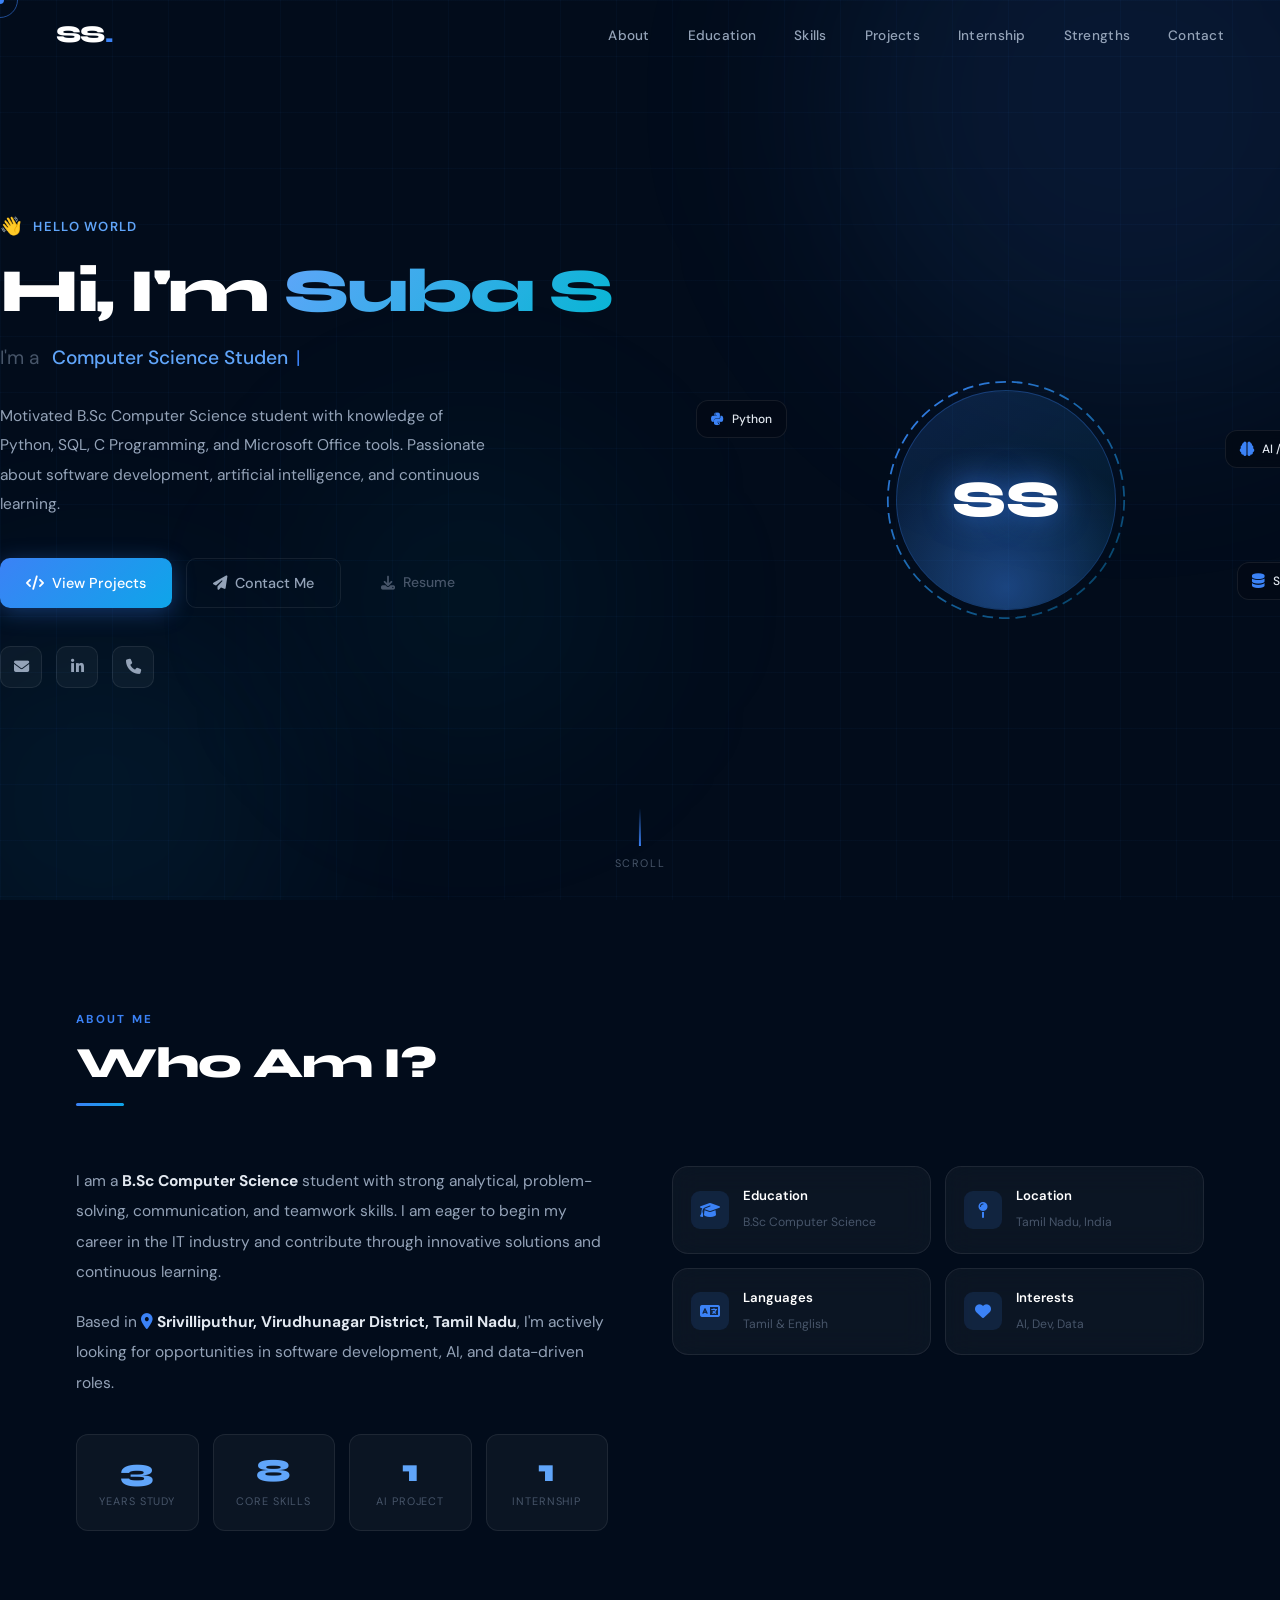
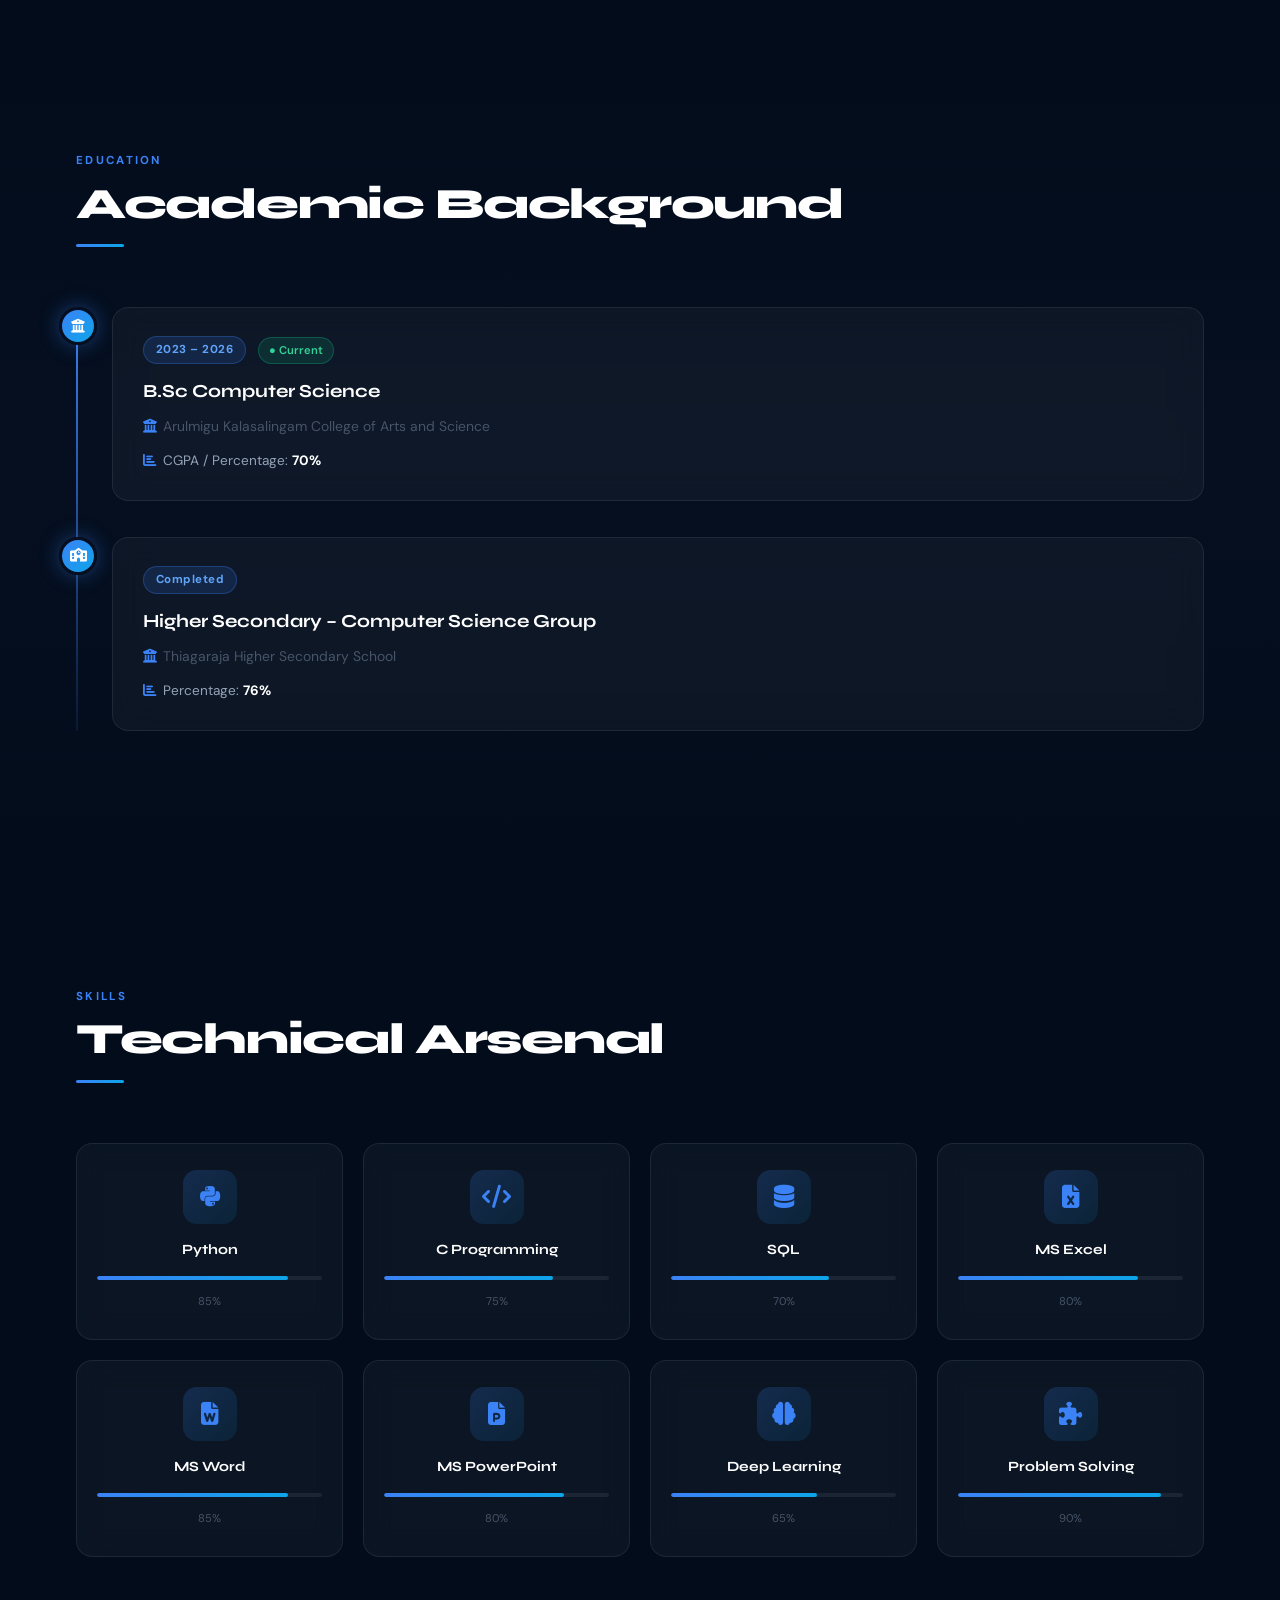
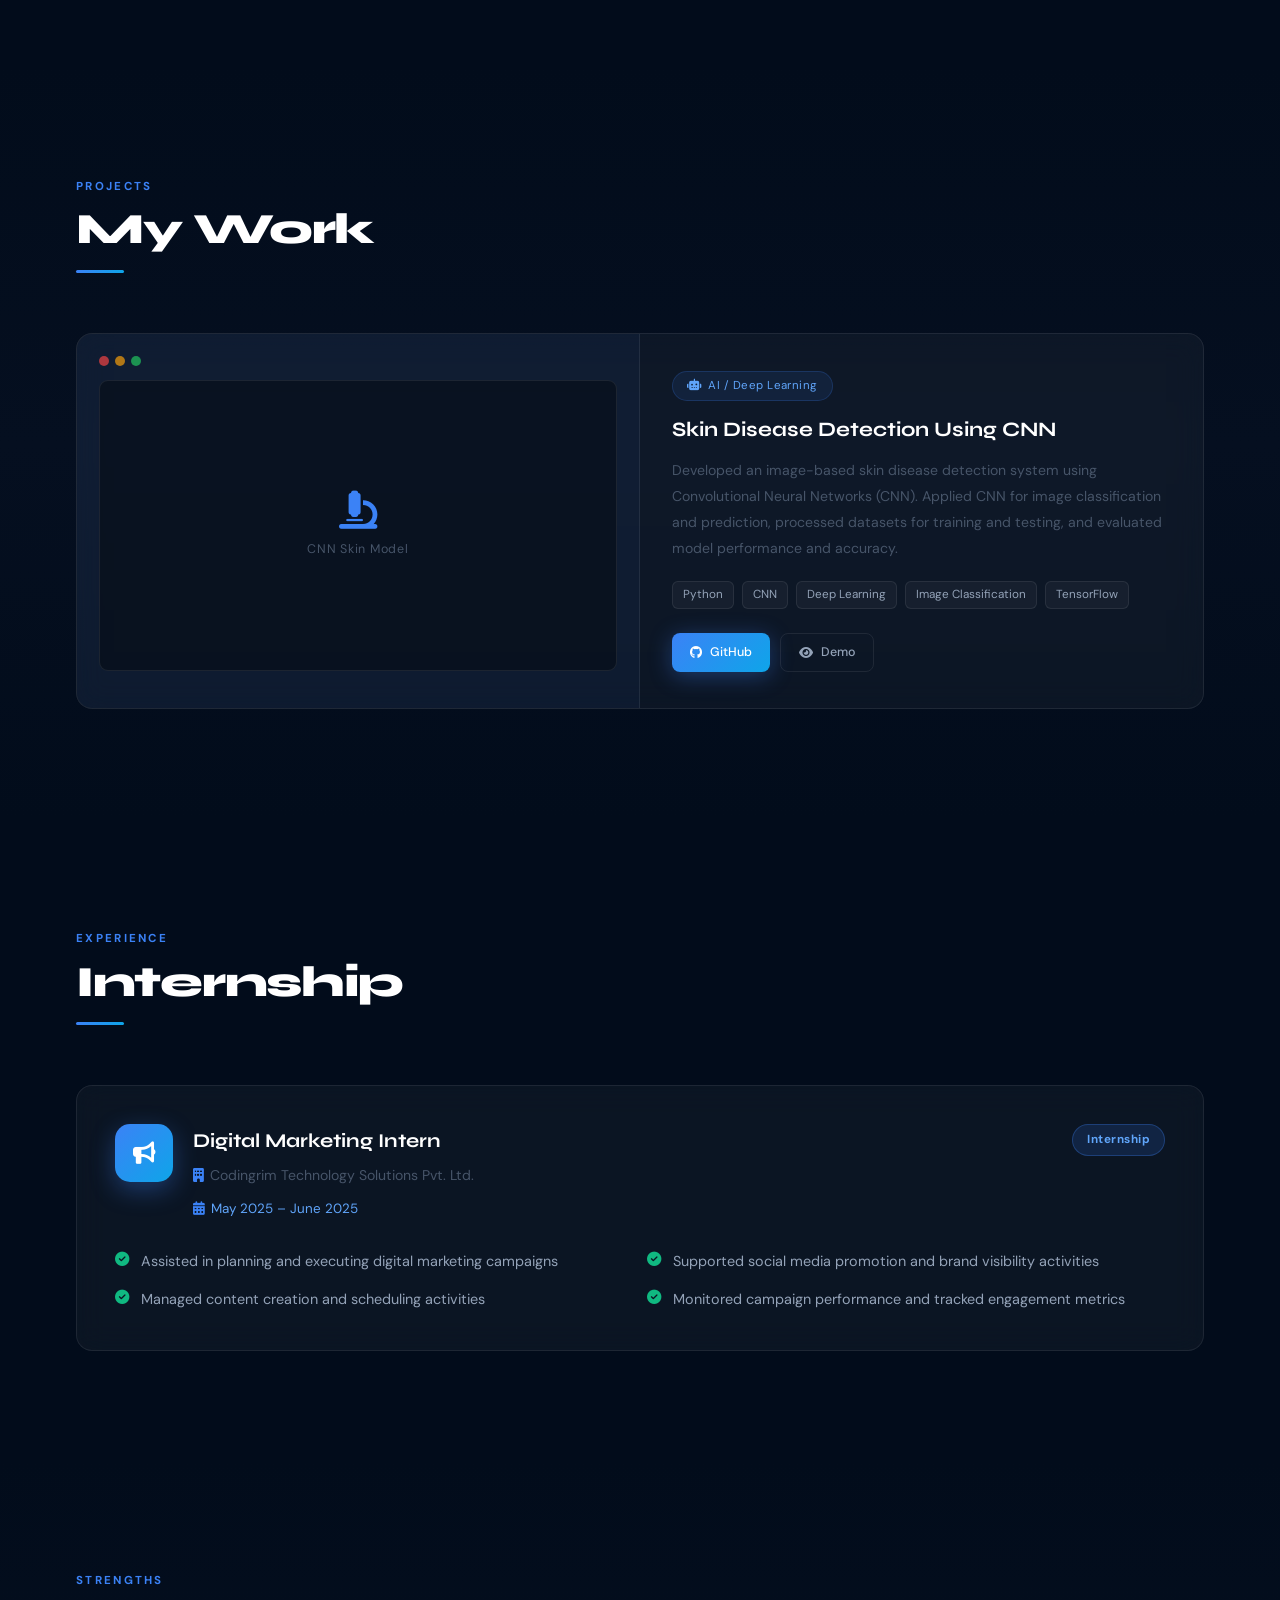
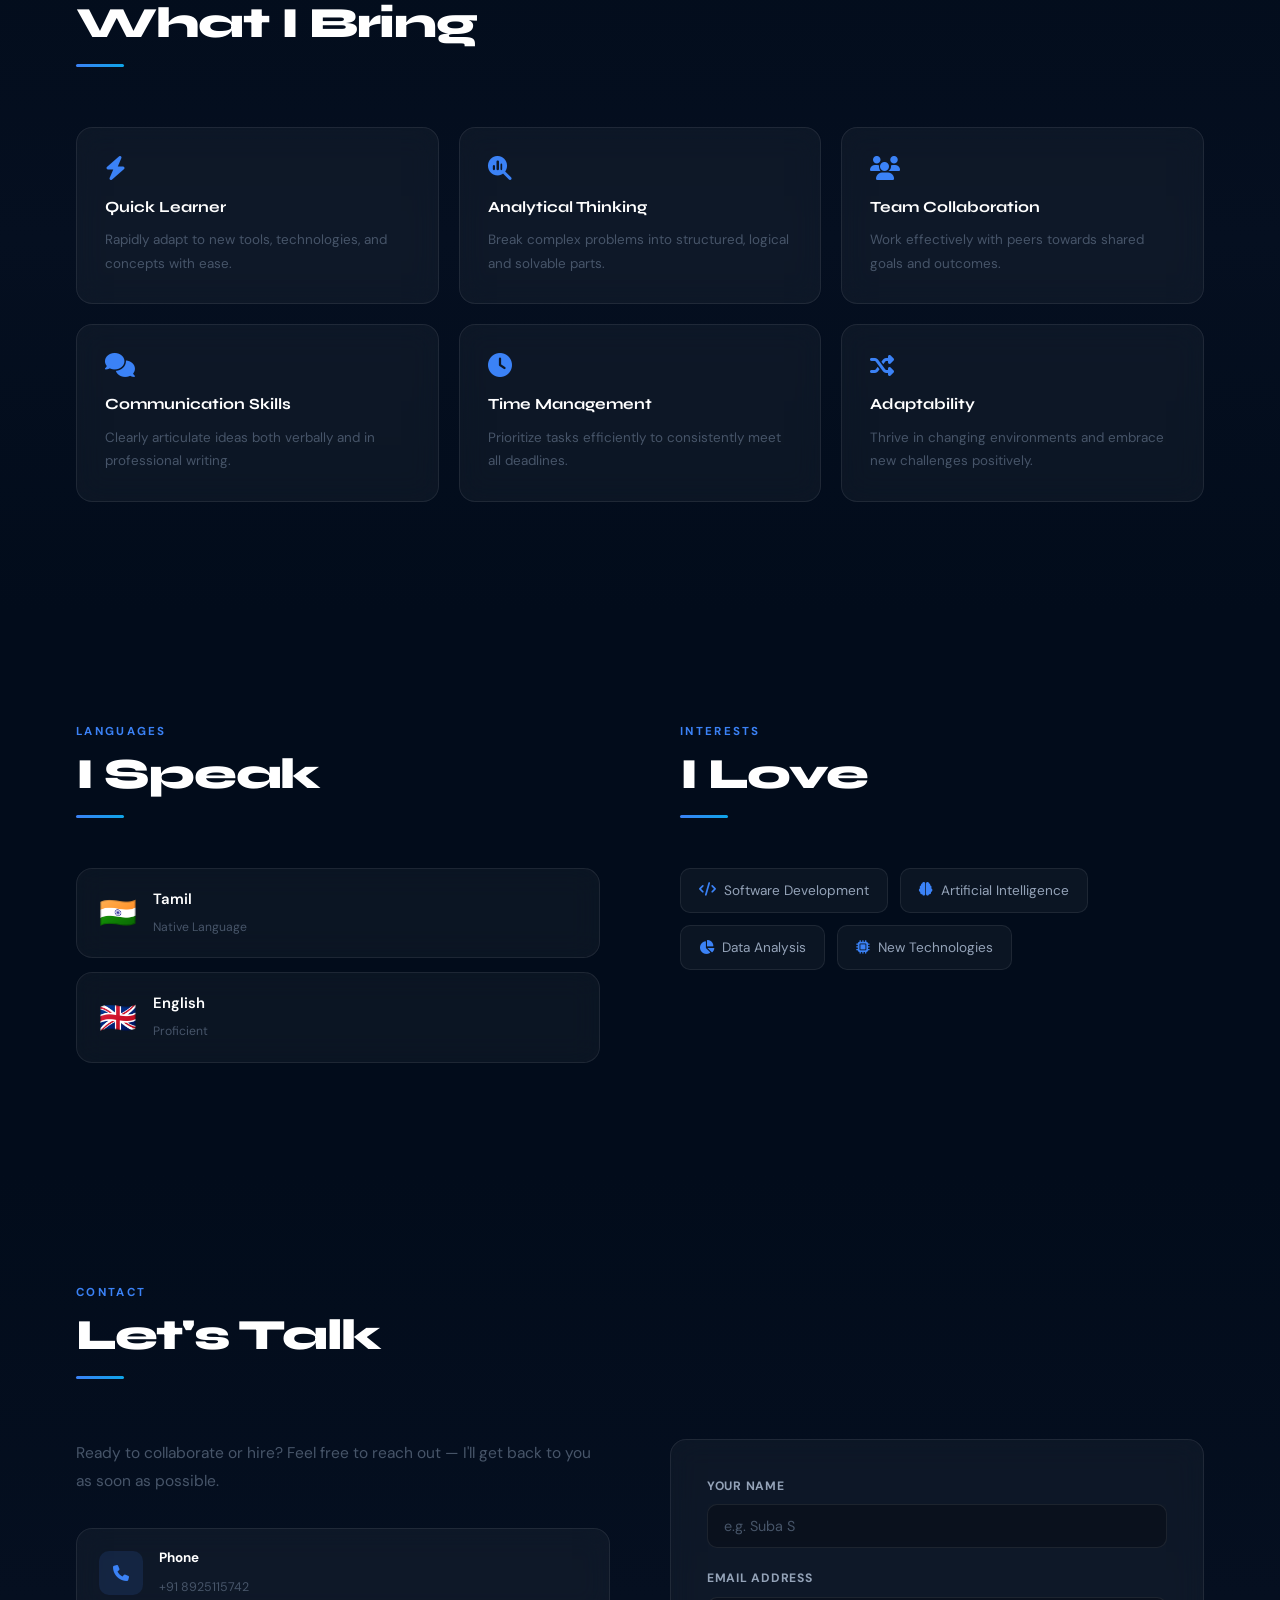
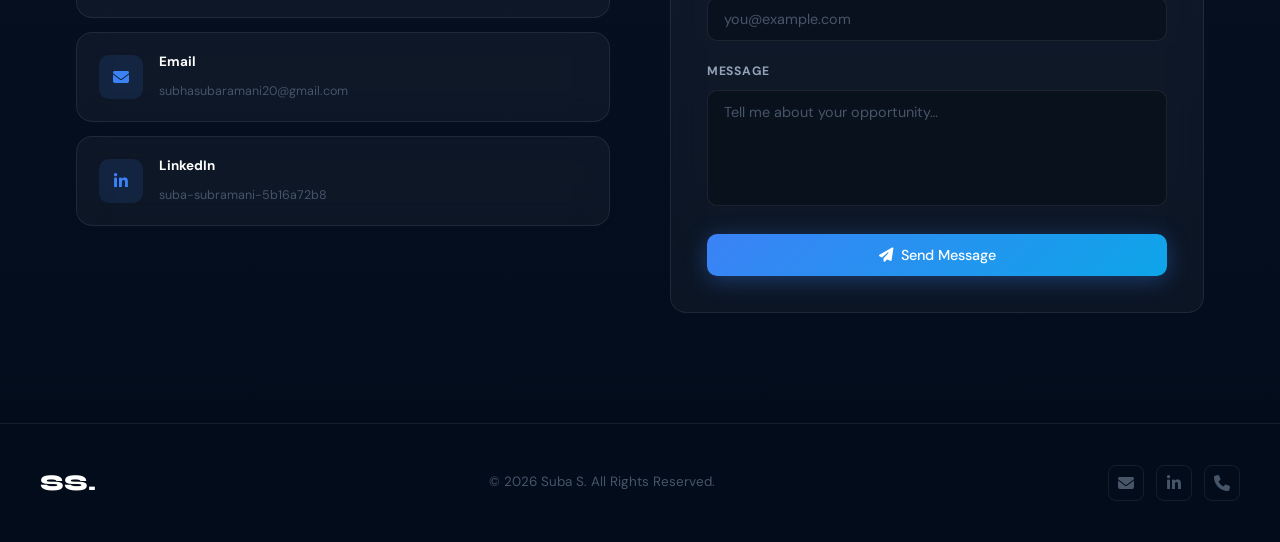
<file: indexs.html>
<!DOCTYPE html>
<html lang="en">
<head>
<meta charset="UTF-8"/>
<meta name="viewport" content="width=device-width, initial-scale=1.0"/>
<title>Suba S | CS Student & Python Developer</title>
<meta name="description" content="Portfolio of Suba S – B.Sc Computer Science student, Python Developer, and AI Enthusiast from Tamil Nadu."/>
<link rel="preconnect" href="https://fonts.googleapis.com"/>
<link rel="preconnect" href="https://fonts.gstatic.com" crossorigin/>
<link href="https://fonts.googleapis.com/css2?family=Syne:wght@400;600;700;800&family=DM+Sans:wght@300;400;500&display=swap" rel="stylesheet"/>
<link rel="stylesheet" href="https://cdnjs.cloudflare.com/ajax/libs/font-awesome/6.5.0/css/all.min.css"/>
<style>
/* ══════════════════════════════════════════
   VARIABLES & RESET
══════════════════════════════════════════ */
:root{
  --bg:#020c1b;
  --bg2:#050f20;
  --surface:rgba(255,255,255,0.04);
  --surface2:rgba(255,255,255,0.07);
  --border:rgba(255,255,255,0.08);
  --border-hover:rgba(59,130,246,0.45);
  --blue:#3b82f6;
  --blue-light:#60a5fa;
  --cyan:#0ea5e9;
  --teal:#06b6d4;
  --glow:rgba(59,130,246,0.3);
  --green:#10b981;
  --text:#e2e8f0;
  --text-dim:#94a3b8;
  --text-muted:#475569;
  --white:#ffffff;
  --radius:16px;
  --radius-sm:10px;
  --nav-h:70px;
  --font-h:'Syne',sans-serif;
  --font-b:'DM Sans',sans-serif;
  --ease:cubic-bezier(.4,0,.2,1);
  --t:.35s;
}
*,*::before,*::after{box-sizing:border-box;margin:0;padding:0;}
html{scroll-behavior:smooth;font-size:16px;}
body{background:var(--bg);color:var(--text);font-family:var(--font-b);overflow-x:hidden;line-height:1.7;}
a{text-decoration:none;color:inherit;}
ul{list-style:none;}
button{cursor:pointer;border:none;background:none;font-family:inherit;}
::-webkit-scrollbar{width:5px;}
::-webkit-scrollbar-track{background:var(--bg);}
::-webkit-scrollbar-thumb{background:var(--blue);border-radius:99px;}

/* ══════════════════════════════════════════
   CURSOR
══════════════════════════════════════════ */
.cur-dot,.cur-ring{position:fixed;border-radius:50%;pointer-events:none;z-index:9999;top:0;left:0;}
.cur-dot{width:8px;height:8px;background:var(--blue);transform:translate(-50%,-50%);}
.cur-ring{width:36px;height:36px;border:1.5px solid rgba(59,130,246,0.55);transform:translate(-50%,-50%);transition:width .2s,height .2s;}

/* ══════════════════════════════════════════
   BACKGROUND
══════════════════════════════════════════ */
.bg-wrap{position:fixed;inset:0;z-index:0;pointer-events:none;overflow:hidden;}
.bg-grid{position:absolute;inset:0;
  background-image:linear-gradient(rgba(59,130,246,.04) 1px,transparent 1px),
    linear-gradient(90deg,rgba(59,130,246,.04) 1px,transparent 1px);
  background-size:56px 56px;}
.orb{position:absolute;border-radius:50%;filter:blur(100px);}
.orb1{width:600px;height:600px;background:rgba(59,130,246,.1);top:-200px;right:-150px;}
.orb2{width:400px;height:400px;background:rgba(14,165,233,.07);bottom:-100px;left:-100px;}
.orb3{width:300px;height:300px;background:rgba(6,182,212,.06);top:50%;left:25%;}

/* ══════════════════════════════════════════
   NAVBAR
══════════════════════════════════════════ */
.navbar{position:fixed;top:0;left:0;right:0;height:var(--nav-h);z-index:1000;transition:background var(--t) var(--ease),box-shadow var(--t);}
.navbar.scrolled{background:rgba(2,12,27,.88);backdrop-filter:blur(20px);-webkit-backdrop-filter:blur(20px);box-shadow:0 1px 0 var(--border);}
.nav-inner{max-width:1240px;margin:auto;padding:0 36px;height:100%;display:flex;align-items:center;justify-content:space-between;}
.nav-logo{font-family:var(--font-h);font-size:1.5rem;font-weight:800;color:var(--white);letter-spacing:-.03em;}
.nav-logo .dot{color:var(--blue);}
.nav-links{display:flex;gap:38px;}
.nav-links a{font-size:.85rem;font-weight:500;color:var(--text-dim);transition:color var(--t);position:relative;letter-spacing:.02em;}
.nav-links a::after{content:'';position:absolute;bottom:-4px;left:0;width:0;height:1.5px;background:var(--blue);transition:width var(--t);}
.nav-links a:hover,.nav-links a.active{color:var(--white);}
.nav-links a:hover::after,.nav-links a.active::after{width:100%;}
.hamburger{display:none;flex-direction:column;gap:5px;padding:4px;z-index:10;}
.hamburger span{display:block;width:24px;height:2px;background:var(--text);border-radius:2px;transition:var(--t) var(--ease);}
.hamburger.active span:nth-child(1){transform:translateY(7px) rotate(45deg);}
.hamburger.active span:nth-child(2){opacity:0;}
.hamburger.active span:nth-child(3){transform:translateY(-7px) rotate(-45deg);}

/* ══════════════════════════════════════════
   BUTTONS
══════════════════════════════════════════ */
.btn{display:inline-flex;align-items:center;gap:8px;padding:12px 26px;border-radius:var(--radius-sm);font-family:var(--font-b);font-size:.9rem;font-weight:500;transition:transform var(--t),box-shadow var(--t),border-color var(--t),color var(--t),background var(--t);position:relative;overflow:hidden;}
.btn-primary{background:linear-gradient(135deg,var(--blue),var(--cyan));color:#fff;box-shadow:0 4px 22px rgba(59,130,246,.35);}
.btn-primary:hover{transform:translateY(-2px);box-shadow:0 10px 32px rgba(59,130,246,.5);}
.btn-outline{border:1px solid var(--border);color:var(--text-dim);}
.btn-outline:hover{border-color:var(--blue);color:var(--blue);transform:translateY(-2px);}
.btn-ghost{color:var(--text-muted);font-size:.875rem;}
.btn-ghost:hover{color:var(--white);}
.btn-sm{padding:8px 18px;font-size:.78rem;border-radius:8px;}
.btn-full{width:100%;justify-content:center;}

/* ══════════════════════════════════════════
   LAYOUT HELPERS
══════════════════════════════════════════ */
.container{max-width:1200px;margin:auto;padding:0 36px;}
.section{padding:110px 0;position:relative;z-index:1;}
.section-alt{background:linear-gradient(180deg,var(--bg),var(--bg2) 50%,var(--bg));}
.sec-label{font-size:.72rem;letter-spacing:.2em;text-transform:uppercase;color:var(--blue);font-weight:700;margin-bottom:10px;}
.sec-title{font-family:var(--font-h);font-size:clamp(1.9rem,3.5vw,2.7rem);font-weight:800;color:var(--white);letter-spacing:-.03em;margin-bottom:60px;line-height:1.1;}
.sec-title::after{content:'';display:block;width:48px;height:3px;background:linear-gradient(90deg,var(--blue),var(--cyan));border-radius:2px;margin-top:16px;}

/* Glass */
.glass{background:var(--surface);border:1px solid var(--border);backdrop-filter:blur(14px);-webkit-backdrop-filter:blur(14px);border-radius:var(--radius);}

/* Reveal */
.reveal,.reveal-r{opacity:0;transition:opacity .7s var(--ease),transform .7s var(--ease);}
.reveal{transform:translateY(32px);}
.reveal-r{transform:translateX(32px);}
.reveal.on,.reveal-r.on{opacity:1;transform:none;}
.d1{transition-delay:.08s!important;}
.d2{transition-delay:.14s!important;}
.d3{transition-delay:.20s!important;}
.d4{transition-delay:.26s!important;}
.d5{transition-delay:.32s!important;}
.d6{transition-delay:.38s!important;}
.d7{transition-delay:.44s!important;}

/* ══════════════════════════════════════════
   HERO
══════════════════════════════════════════ */
.hero{min-height:100vh;display:grid;grid-template-columns:1.1fr .9fr;align-items:center;gap:60px;padding:calc(var(--nav-h)+70px) 60px 80px;max-width:1300px;margin:auto;position:relative;}
.hero-greeting{display:flex;align-items:center;gap:10px;font-size:.82rem;color:var(--blue-light);font-weight:600;margin-bottom:18px;letter-spacing:.1em;text-transform:uppercase;}
.wave{font-size:1.1rem;display:inline-block;animation:wv 2.2s ease-in-out infinite;}
@keyframes wv{0%,100%{transform:rotate(0)}30%{transform:rotate(18deg)}60%{transform:rotate(-8deg)}}
.hero-name{font-family:var(--font-h);font-size:clamp(2.4rem,4.8vw,4rem);font-weight:800;line-height:1.04;color:var(--white);margin-bottom:18px;letter-spacing:-.04em;}
.name-hl{background:linear-gradient(130deg,var(--blue-light),var(--teal));-webkit-background-clip:text;-webkit-text-fill-color:transparent;background-clip:text;}
.hero-role{font-size:1.2rem;color:var(--text-dim);margin-bottom:26px;height:34px;display:flex;align-items:center;gap:8px;}
.role-pre{color:var(--text-muted);}
.typed{color:var(--blue-light);font-weight:500;}
.cblink{color:var(--blue);animation:blink .8s infinite;}
@keyframes blink{0%,100%{opacity:1}50%{opacity:0}}
.hero-desc{color:var(--text-dim);font-size:.97rem;line-height:1.9;max-width:490px;margin-bottom:38px;}
.hero-btns{display:flex;flex-wrap:wrap;gap:14px;margin-bottom:38px;}
.hero-socials{display:flex;gap:14px;}
.hero-social-link{width:42px;height:42px;border-radius:10px;border:1px solid var(--border);display:grid;place-items:center;color:var(--text-dim);transition:var(--t);background:var(--surface);font-size:.95rem;}
.hero-social-link:hover{border-color:var(--blue);color:var(--blue);background:rgba(59,130,246,.1);transform:translateY(-2px);}

/* Hero Visual */
.hero-visual{
    display:flex;
    align-items:center;
    justify-content:center;
    position:relative;
    margin-top:100px;
}

.av-wrap{
    position:relative;
    width:220px;
    height:220px;
}

.av-ring-svg{
    position:absolute;
    inset:-20px;
    width:calc(100% + 40px);
    height:calc(100% + 40px);
    animation:ringR 18s linear infinite;
}

@keyframes ringR{
    to{transform:rotate(360deg)}
}

.av-inner{
    width:100%;
    height:100%;
    border-radius:50%;
    background:linear-gradient(
        135deg,
        rgba(59,130,246,.18),
        rgba(6,182,212,.08)
    );
    border:1px solid rgba(59,130,246,.3);
    display:grid;
    place-items:center;
    position:relative;
    overflow:hidden;
}

.av-initials{
    font-family:var(--font-h);
    font-size:3.2rem;
    font-weight:800;
    color:var(--white);
    position:relative;
    z-index:1;
    text-shadow:0 0 30px rgba(59,130,246,.6);
}

.av-glow{
    position:absolute;
    inset:0;
    background:radial-gradient(
        circle at 50% 90%,
        rgba(59,130,246,.4),
        transparent 65%
    );
}

.fc{
    position:absolute;
    background:rgba(3,10,22,.92);
    border:1px solid var(--border);
    backdrop-filter:blur(14px);
    border-radius:12px;
    padding:8px 14px;
    display:flex;
    align-items:center;
    gap:8px;
    font-size:.75rem;
    font-weight:500;
    color:var(--text);
    animation:flt 4s ease-in-out infinite;
    white-space:nowrap;
}

.fc i{
    color:var(--blue);
    font-size:.9rem;
}

.fc1{
    top:10px;
    left:-35px;
    animation-delay:0s;
}

.fc2{
    top:40px;
    right:-35px;
    animation-delay:1.6s;
}

.fc3{
    bottom:10px;
    right:-30px;
    animation-delay:.9s;
}

@keyframes flt{
    0%,100%{
        transform:translateY(0);
    }
    50%{
        transform:translateY(-8px);
    }
}

.scroll-cue{
    position:absolute;
    bottom:28px;
    left:50%;
    transform:translateX(-50%);
    display:flex;
    flex-direction:column;
    align-items:center;
    gap:8px;
    font-size:.68rem;
    letter-spacing:.14em;
    text-transform:uppercase;
    color:var(--text-muted);
    z-index:2;
}

.scroll-cue span{
    width:1.5px;
    height:38px;
    background:linear-gradient(
        to bottom,
        transparent,
        var(--blue)
    );
    animation:sc 2s ease infinite;
}

@keyframes sc{
    0%{
        transform:scaleY(0);
        transform-origin:top;
    }
    50%{
        transform:scaleY(1);
        transform-origin:top;
    }
    51%{
        transform-origin:bottom;
    }
    100%{
        transform:scaleY(0);
        transform-origin:bottom;
    }
}

/* ══════════════════════════════════════════
   ABOUT
══════════════════════════════════════════ */
.about-grid{display:grid;grid-template-columns:1fr 1fr;gap:64px;align-items:start;}
.about-text p{color:var(--text-dim);margin-bottom:20px;font-size:.97rem;line-height:1.95;}
.about-text strong{color:var(--text);}
.about-text .loc-icon{color:var(--blue);margin-right:4px;}
.stats-row{display:grid;grid-template-columns:repeat(4,1fr);gap:14px;margin-top:36px;}
.stat-box{background:var(--surface);border:1px solid var(--border);border-radius:12px;padding:20px 12px;text-align:center;transition:border-color var(--t);}
.stat-box:hover{border-color:var(--border-hover);}
.stat-n{display:block;font-family:var(--font-h);font-size:2rem;font-weight:800;color:var(--blue-light);line-height:1;}
.stat-l{font-size:.68rem;color:var(--text-muted);text-transform:uppercase;letter-spacing:.08em;margin-top:5px;display:block;}
.about-cards{display:grid;grid-template-columns:1fr 1fr;gap:14px;}
.info-card{padding:18px;display:flex;align-items:center;gap:14px;transition:border-color var(--t),transform var(--t);}
.info-card:hover{border-color:var(--border-hover);transform:translateY(-2px);}
.ic-icon{width:38px;height:38px;border-radius:9px;background:rgba(59,130,246,.13);display:grid;place-items:center;font-size:1rem;color:var(--blue);flex-shrink:0;}
.ic-label{display:block;font-size:.82rem;font-weight:600;color:var(--white);}
.ic-val{font-size:.76rem;color:var(--text-muted);}

/* ══════════════════════════════════════════
   EDUCATION
══════════════════════════════════════════ */
.timeline{position:relative;padding-left:36px;}
.timeline::before{content:'';position:absolute;left:0;top:0;bottom:0;width:2px;background:linear-gradient(to bottom,var(--blue),rgba(59,130,246,.1));}
.tl-item{position:relative;margin-bottom:36px;}
.tl-dot{position:absolute;left:-53px;width:38px;height:38px;border-radius:50%;background:linear-gradient(135deg,var(--blue),var(--cyan));display:grid;place-items:center;font-size:.85rem;color:#fff;border:3px solid var(--bg2);box-shadow:0 0 20px rgba(59,130,246,.4);}
.tl-card{padding:28px 30px;transition:border-color var(--t),transform var(--t);}
.tl-card:hover{border-color:var(--border-hover);transform:translateX(4px);}
.tl-top{display:flex;align-items:center;gap:12px;margin-bottom:12px;flex-wrap:wrap;}
.tl-badge{background:rgba(59,130,246,.15);border:1px solid rgba(59,130,246,.3);color:var(--blue-light);padding:3px 12px;border-radius:99px;font-size:.72rem;font-weight:700;letter-spacing:.04em;}
.tl-cur{background:rgba(16,185,129,.15);border:1px solid rgba(16,185,129,.3);color:#34d399;padding:3px 10px;border-radius:99px;font-size:.7rem;font-weight:600;}
.tl-card h3{font-family:var(--font-h);font-size:1.15rem;color:var(--white);font-weight:700;margin-bottom:8px;}
.tl-inst{color:var(--text-muted);font-size:.87rem;margin-bottom:10px;}
.tl-inst i{margin-right:6px;color:var(--blue);}
.tl-pct{font-size:.85rem;color:var(--text-dim);}
.tl-pct i{margin-right:6px;color:var(--blue);}
.tl-pct strong{color:var(--white);}

/* ══════════════════════════════════════════
   SKILLS
══════════════════════════════════════════ */
.skills-grid{display:grid;grid-template-columns:repeat(4,1fr);gap:20px;}
.sk-card{padding:26px 20px;text-align:center;transition:border-color var(--t),transform var(--t),box-shadow var(--t);}
.sk-card:hover{border-color:var(--border-hover);transform:translateY(-5px);box-shadow:0 18px 44px rgba(0,0,0,.35);}
.sk-icon{width:54px;height:54px;border-radius:14px;background:linear-gradient(135deg,rgba(59,130,246,.2),rgba(14,165,233,.1));margin:0 auto 14px;display:grid;place-items:center;font-size:1.45rem;color:var(--blue);}
.sk-card h4{font-family:var(--font-h);font-size:.88rem;font-weight:700;color:var(--white);margin-bottom:14px;}
.sk-bar{height:4px;background:rgba(255,255,255,.07);border-radius:99px;overflow:hidden;margin-bottom:6px;}
.sk-fill{height:100%;background:linear-gradient(90deg,var(--blue),var(--cyan));border-radius:99px;width:0;transition:width 1.3s var(--ease);}
.sk-pct{font-size:.7rem;color:var(--text-muted);}

/* ══════════════════════════════════════════
   PROJECTS
══════════════════════════════════════════ */
.proj-card{display:grid;grid-template-columns:1fr 1fr;overflow:hidden;transition:border-color var(--t),transform var(--t),box-shadow var(--t);}
.proj-card:hover{border-color:var(--border-hover);transform:translateY(-4px);box-shadow:0 28px 64px rgba(0,0,0,.45);}
.proj-preview{position:relative;background:rgba(59,130,246,.05);border-right:1px solid var(--border);}
.mock-wrap{padding:22px;}
.mock-bar{display:flex;gap:6px;margin-bottom:14px;}
.mock-bar span{width:10px;height:10px;border-radius:50%;}
.mock-bar span:nth-child(1){background:#ef4444;opacity:.7;}
.mock-bar span:nth-child(2){background:#f59e0b;opacity:.7;}
.mock-bar span:nth-child(3){background:#22c55e;opacity:.7;}
.mock-body{background:rgba(0,0,0,.35);border-radius:9px;aspect-ratio:16/9;display:grid;place-items:center;border:1px solid var(--border);}
.mock-ph{text-align:center;color:var(--text-muted);}
.mock-ph i{font-size:2.4rem;color:var(--blue);display:block;margin-bottom:10px;}
.mock-ph p{font-size:.78rem;letter-spacing:.06em;}
.proj-overlay{position:absolute;inset:0;background:rgba(2,12,27,.75);display:grid;place-items:center;opacity:0;transition:opacity var(--t);}
.proj-card:hover .proj-overlay{opacity:1;}
.proj-overlay i{font-size:2rem;color:var(--blue);}
.proj-info{padding:36px 32px;}
.proj-type{display:inline-flex;align-items:center;gap:7px;font-size:.72rem;color:var(--blue-light);background:rgba(59,130,246,.1);border:1px solid rgba(59,130,246,.2);border-radius:99px;padding:4px 14px;margin-bottom:16px;letter-spacing:.04em;}
.proj-info h3{font-family:var(--font-h);font-size:1.28rem;color:var(--white);font-weight:700;margin-bottom:14px;line-height:1.3;}
.proj-info p{color:var(--text-muted);font-size:.88rem;line-height:1.85;margin-bottom:20px;}
.proj-tags{display:flex;flex-wrap:wrap;gap:8px;margin-bottom:24px;}
.proj-tags span{background:rgba(255,255,255,.04);border:1px solid var(--border);border-radius:6px;padding:3px 10px;font-size:.73rem;color:var(--text-dim);}
.proj-links{display:flex;gap:10px;}

/* ══════════════════════════════════════════
   INTERNSHIP
══════════════════════════════════════════ */
.intern-card{padding:38px;}
.intern-head{display:flex;align-items:flex-start;gap:20px;margin-bottom:28px;flex-wrap:wrap;}
.intern-ico{width:58px;height:58px;border-radius:15px;background:linear-gradient(135deg,var(--blue),var(--cyan));display:grid;place-items:center;font-size:1.4rem;color:#fff;flex-shrink:0;box-shadow:0 8px 24px rgba(59,130,246,.35);}
.intern-meta{flex:1;}
.intern-meta h3{font-family:var(--font-h);font-size:1.22rem;color:var(--white);font-weight:700;margin-bottom:6px;}
.intern-co{color:var(--text-muted);font-size:.88rem;margin-bottom:6px;}
.intern-co i,.intern-period i{margin-right:6px;color:var(--blue);}
.intern-period{font-size:.84rem;color:var(--blue-light);}
.intern-badge{background:rgba(59,130,246,.15);border:1px solid rgba(59,130,246,.3);color:var(--blue-light);padding:5px 14px;border-radius:99px;font-size:.73rem;font-weight:700;height:fit-content;white-space:nowrap;letter-spacing:.04em;}
.intern-duties{display:grid;grid-template-columns:1fr 1fr;gap:14px;}
.intern-duties li{display:flex;align-items:flex-start;gap:12px;color:var(--text-dim);font-size:.9rem;line-height:1.7;}
.intern-duties i{color:var(--green);margin-top:3px;flex-shrink:0;}

/* ══════════════════════════════════════════
   STRENGTHS
══════════════════════════════════════════ */
.str-grid{display:grid;grid-template-columns:repeat(3,1fr);gap:20px;}
.str-card{padding:28px;transition:border-color var(--t),transform var(--t);}
.str-card:hover{border-color:var(--border-hover);transform:translateY(-4px);}
.str-card i{font-size:1.5rem;color:var(--blue);margin-bottom:14px;display:block;}
.str-card h4{font-family:var(--font-h);font-size:.97rem;color:var(--white);font-weight:700;margin-bottom:8px;}
.str-card p{font-size:.84rem;color:var(--text-muted);line-height:1.75;}

/* ══════════════════════════════════════════
   LANGUAGES & INTERESTS
══════════════════════════════════════════ */
.extras-grid{display:grid;grid-template-columns:1fr 1fr;gap:80px;align-items:start;}
.lang-list{display:flex;flex-direction:column;gap:14px;margin-top:-10px;}
.lang-item{padding:18px 22px;display:flex;align-items:center;gap:16px;transition:border-color var(--t);}
.lang-item:hover{border-color:var(--border-hover);}
.lang-flag{font-size:1.9rem;}
.lang-name{display:block;color:var(--white);font-size:.93rem;font-weight:600;}
.lang-lvl{font-size:.76rem;color:var(--text-muted);}
.int-list{display:flex;flex-wrap:wrap;gap:12px;margin-top:-10px;}
.int-tag{display:inline-flex;align-items:center;gap:8px;background:var(--surface);border:1px solid var(--border);border-radius:10px;padding:10px 18px;font-size:.85rem;color:var(--text-dim);transition:border-color var(--t),color var(--t);}
.int-tag:hover{border-color:var(--blue);color:var(--blue-light);}
.int-tag i{color:var(--blue);}

/* ══════════════════════════════════════════
   CONTACT
══════════════════════════════════════════ */
.contact-grid{display:grid;grid-template-columns:1fr 1fr;gap:60px;}
.contact-intro{color:var(--text-muted);margin-bottom:32px;font-size:.97rem;line-height:1.85;}
.contact-items{display:flex;flex-direction:column;gap:14px;}
.c-item{display:flex;align-items:center;gap:16px;padding:18px 22px;transition:border-color var(--t),color var(--t);color:var(--text-dim);}
.c-item:hover{border-color:var(--border-hover);color:var(--text);}
.ci-ico{width:44px;height:44px;border-radius:10px;background:rgba(59,130,246,.12);display:grid;place-items:center;font-size:1rem;color:var(--blue);flex-shrink:0;}
.c-item strong{display:block;color:var(--white);font-size:.84rem;margin-bottom:2px;}
.c-item span{font-size:.78rem;color:var(--text-muted);}
.cf{padding:36px;}
.fg{margin-bottom:20px;}
.fg label{display:block;font-size:.76rem;font-weight:700;color:var(--text-dim);margin-bottom:8px;letter-spacing:.06em;text-transform:uppercase;}
.fg input,.fg textarea{width:100%;background:rgba(0,0,0,.25);border:1px solid var(--border);border-radius:10px;padding:12px 16px;color:var(--text);font-family:var(--font-b);font-size:.9rem;outline:none;transition:border-color var(--t),box-shadow var(--t);resize:none;}
.fg input:focus,.fg textarea:focus{border-color:var(--blue);box-shadow:0 0 0 3px rgba(59,130,246,.12);}
.fg input::placeholder,.fg textarea::placeholder{color:var(--text-muted);}
.form-ok{display:none;text-align:center;color:#34d399;font-size:.875rem;margin-top:14px;}
.form-ok i{margin-right:6px;}

/* ══════════════════════════════════════════
   FOOTER
══════════════════════════════════════════ */
.footer{border-top:1px solid var(--border);padding:40px 36px;position:relative;z-index:1;}
.footer-inner{max-width:1200px;margin:auto;display:flex;align-items:center;justify-content:space-between;gap:20px;flex-wrap:wrap;}
.f-logo{font-family:var(--font-h);font-size:1.4rem;font-weight:800;color:var(--white);}
.footer p{color:var(--text-muted);font-size:.84rem;}
.f-soc{display:flex;gap:12px;}
.f-soc a{width:36px;height:36px;border:1px solid var(--border);border-radius:8px;display:grid;place-items:center;color:var(--text-muted);transition:border-color var(--t),color var(--t);}
.f-soc a:hover{border-color:var(--blue);color:var(--blue);}

/* Back-to-top */
.btt{position:fixed;bottom:28px;right:28px;width:44px;height:44px;border-radius:12px;background:linear-gradient(135deg,var(--blue),var(--cyan));color:#fff;display:grid;place-items:center;z-index:999;opacity:0;pointer-events:none;transition:opacity var(--t),transform var(--t);box-shadow:0 8px 24px rgba(59,130,246,.4);}
.btt.on{opacity:1;pointer-events:auto;}
.btt:hover{transform:translateY(-3px);}

/* ══════════════════════════════════════════
   RESPONSIVE
══════════════════════════════════════════ */
@media(max-width:1060px){
  .skills-grid{grid-template-columns:repeat(3,1fr);}
}
@media(max-width:960px){
  .hero{grid-template-columns:1fr;padding:calc(var(--nav-h)+50px) 36px 70px;text-align:center;}
  .hero-desc{margin-left:auto;margin-right:auto;}
  .hero-btns,.hero-socials{justify-content:center;}
  .hero-visual{order:-1;}
  .fc{display:none;}
  .about-grid{grid-template-columns:1fr;}
  .about-cards{grid-template-columns:1fr 1fr;}
  .stats-row{grid-template-columns:repeat(2,1fr);}
  .contact-grid{grid-template-columns:1fr;}
  .extras-grid{grid-template-columns:1fr;gap:60px;}
  .proj-card{grid-template-columns:1fr;}
  .proj-preview{border-right:none;border-bottom:1px solid var(--border);}
  .intern-duties{grid-template-columns:1fr;}
}
@media(max-width:768px){
  .hamburger{display:flex;}
  .nav-links{position:fixed;top:var(--nav-h);left:0;right:0;background:rgba(2,12,27,.97);backdrop-filter:blur(20px);flex-direction:column;padding:28px 36px 36px;gap:22px;transform:translateY(-110%);opacity:0;transition:transform var(--t) var(--ease),opacity var(--t);pointer-events:none;}
  .nav-links.open{transform:translateY(0);opacity:1;pointer-events:auto;}
  .skills-grid{grid-template-columns:repeat(2,1fr);}
  .str-grid{grid-template-columns:1fr 1fr;}
}
@media(max-width:520px){
  .container,.nav-inner{padding:0 20px;}
  .hero{padding:calc(var(--nav-h)+30px) 20px 50px;}
  .section{padding:80px 0;}
  .skills-grid{grid-template-columns:1fr 1fr;}
  .str-grid{grid-template-columns:1fr;}
  .about-cards{grid-template-columns:1fr;}
  .hero-btns{flex-direction:column;align-items:center;}
  .footer{padding:30px 20px;}
  .intern-head{flex-direction:column;}
}
</style>
</head>
<body>

<!-- Cursor -->
<div class="cur-dot" id="curDot"></div>
<div class="cur-ring" id="curRing"></div>

<!-- Background -->
<div class="bg-wrap">
  <div class="bg-grid"></div>
  <div class="orb orb1"></div>
  <div class="orb orb2"></div>
  <div class="orb orb3"></div>
</div>

<!-- ─────────────────────────────────────────
     NAVBAR
───────────────────────────────────────── -->
<nav class="navbar" id="navbar">
  <div class="nav-inner">
    <a href="#home" class="nav-logo">SS<span class="dot">.</span></a>
    <ul class="nav-links" id="navLinks">
      <li><a href="#about">About</a></li>
      <li><a href="#education">Education</a></li>
      <li><a href="#skills">Skills</a></li>
      <li><a href="#projects">Projects</a></li>
      <li><a href="#internship">Internship</a></li>
      <li><a href="#strengths">Strengths</a></li>
      <li><a href="#contact">Contact</a></li>
    </ul>
    <button class="hamburger" id="hamburger" aria-label="Menu">
      <span></span><span></span><span></span>
    </button>
  </div>
</nav>

<!-- ─────────────────────────────────────────
     HERO
───────────────────────────────────────── -->
<section class="hero" id="home">
  <div class="hero-content reveal">
    <p class="hero-greeting"><span class="wave">👋</span> Hello World</p>
    <h1 class="hero-name">Hi, I'm <span class="name-hl">Suba S</span></h1>
    <div class="hero-role">
      <span class="role-pre">I'm a&nbsp;</span>
      <span class="typed" id="typed"></span><span class="cblink">|</span>
    </div>
    <p class="hero-desc">Motivated B.Sc Computer Science student with knowledge of Python, SQL, C Programming, and Microsoft Office tools. Passionate about software development, artificial intelligence, and continuous learning.</p>
    <div class="hero-btns">
      <a href="#projects" class="btn btn-primary"><i class="fas fa-code"></i>View Projects</a>
      <a href="#contact" class="btn btn-outline"><i class="fas fa-paper-plane"></i>Contact Me</a>
      <a href="#" class="btn btn-ghost" download><i class="fas fa-download"></i>Resume</a>
    </div>
    <div class="hero-socials">
      <a href="mailto:subhasubaramani20@gmail.com" class="hero-social-link" aria-label="Email"><i class="fas fa-envelope"></i></a>
      <a href="https://linkedin.com/in/suba-subramani-5b16a72b8" target="_blank" class="hero-social-link" aria-label="LinkedIn"><i class="fab fa-linkedin-in"></i></a>
      <a href="tel:+918925115742" class="hero-social-link" aria-label="Phone"><i class="fas fa-phone"></i></a>
    </div>
  </div>

  <div class="hero-visual reveal-r">
    <div class="av-wrap">
      <svg class="av-ring-svg" viewBox="0 0 220 220" fill="none" xmlns="http://www.w3.org/2000/svg">
        <circle cx="110" cy="110" r="100" stroke="url(#rg)" stroke-width="1.5" stroke-dasharray="9 5"/>
        <defs>
          <linearGradient id="rg" x1="0%" y1="0%" x2="100%" y2="100%">
            <stop offset="0%" stop-color="#3b82f6"/>
            <stop offset="100%" stop-color="#0ea5e9" stop-opacity="0.3"/>
          </linearGradient>
        </defs>
      </svg>
      <div class="av-inner">
        <span class="av-initials">SS</span>
        <div class="av-glow"></div>
      </div>
    </div>
    <div class="fc fc1"><i class="fab fa-python"></i><span>Python</span></div>
    <div class="fc fc2"><i class="fas fa-brain"></i><span>AI / ML</span></div>
    <div class="fc fc3"><i class="fas fa-database"></i><span>SQL</span></div>
  </div>

  <a href="#about" class="scroll-cue"><span></span>Scroll</a>
</section>

<!-- ─────────────────────────────────────────
     ABOUT
───────────────────────────────────────── -->
<section class="section" id="about">
  <div class="container">
    <div class="sec-label reveal">About Me</div>
    <h2 class="sec-title reveal">Who Am I?</h2>
    <div class="about-grid">
      <div class="about-text reveal">
        <p>I am a <strong>B.Sc Computer Science</strong> student with strong analytical, problem-solving, communication, and teamwork skills. I am eager to begin my career in the IT industry and contribute through innovative solutions and continuous learning.</p>
        <p>Based in <i class="fas fa-map-marker-alt loc-icon"></i><strong>Srivilliputhur, Virudhunagar District, Tamil Nadu</strong>, I'm actively looking for opportunities in software development, AI, and data-driven roles.</p>
        <div class="stats-row">
          <div class="stat-box"><span class="stat-n" data-count="3">0</span><span class="stat-l">Years Study</span></div>
          <div class="stat-box"><span class="stat-n" data-count="8">0</span><span class="stat-l">Core Skills</span></div>
          <div class="stat-box"><span class="stat-n" data-count="1">0</span><span class="stat-l">AI Project</span></div>
          <div class="stat-box"><span class="stat-n" data-count="1">0</span><span class="stat-l">Internship</span></div>
        </div>
      </div>
      <div class="about-cards reveal-r">
        <div class="info-card glass"><div class="ic-icon"><i class="fas fa-graduation-cap"></i></div><div><span class="ic-label">Education</span><span class="ic-val">B.Sc Computer Science</span></div></div>
        <div class="info-card glass"><div class="ic-icon"><i class="fas fa-map-pin"></i></div><div><span class="ic-label">Location</span><span class="ic-val">Tamil Nadu, India</span></div></div>
        <div class="info-card glass"><div class="ic-icon"><i class="fas fa-language"></i></div><div><span class="ic-label">Languages</span><span class="ic-val">Tamil &amp; English</span></div></div>
        <div class="info-card glass"><div class="ic-icon"><i class="fas fa-heart"></i></div><div><span class="ic-label">Interests</span><span class="ic-val">AI, Dev, Data</span></div></div>
      </div>
    </div>
  </div>
</section>

<!-- ─────────────────────────────────────────
     EDUCATION
───────────────────────────────────────── -->
<section class="section section-alt" id="education">
  <div class="container">
    <div class="sec-label reveal">Education</div>
    <h2 class="sec-title reveal">Academic Background</h2>
    <div class="timeline">
      <div class="tl-item reveal">
        <div class="tl-dot"><i class="fas fa-university"></i></div>
        <div class="tl-card glass">
          <div class="tl-top">
            <span class="tl-badge">2023 – 2026</span>
            <span class="tl-cur">● Current</span>
          </div>
          <h3>B.Sc Computer Science</h3>
          <p class="tl-inst"><i class="fas fa-building-columns"></i>Arulmigu Kalasalingam College of Arts and Science</p>
          <p class="tl-pct"><i class="fas fa-chart-bar"></i>CGPA / Percentage: <strong>70%</strong></p>
        </div>
      </div>
      <div class="tl-item reveal">
        <div class="tl-dot"><i class="fas fa-school"></i></div>
        <div class="tl-card glass">
          <div class="tl-top">
            <span class="tl-badge">Completed</span>
          </div>
          <h3>Higher Secondary – Computer Science Group</h3>
          <p class="tl-inst"><i class="fas fa-building-columns"></i>Thiagaraja Higher Secondary School</p>
          <p class="tl-pct"><i class="fas fa-chart-bar"></i>Percentage: <strong>76%</strong></p>
        </div>
      </div>
    </div>
  </div>
</section>

<!-- ─────────────────────────────────────────
     SKILLS
───────────────────────────────────────── -->
<section class="section" id="skills">
  <div class="container">
    <div class="sec-label reveal">Skills</div>
    <h2 class="sec-title reveal">Technical Arsenal</h2>
    <div class="skills-grid" id="skillsGrid">
      <div class="sk-card glass reveal d1"><div class="sk-icon"><i class="fab fa-python"></i></div><h4>Python</h4><div class="sk-bar"><div class="sk-fill" data-w="85"></div></div><span class="sk-pct">85%</span></div>
      <div class="sk-card glass reveal d2"><div class="sk-icon"><i class="fas fa-code"></i></div><h4>C Programming</h4><div class="sk-bar"><div class="sk-fill" data-w="75"></div></div><span class="sk-pct">75%</span></div>
      <div class="sk-card glass reveal d3"><div class="sk-icon"><i class="fas fa-database"></i></div><h4>SQL</h4><div class="sk-bar"><div class="sk-fill" data-w="70"></div></div><span class="sk-pct">70%</span></div>
      <div class="sk-card glass reveal d4"><div class="sk-icon"><i class="fas fa-file-excel"></i></div><h4>MS Excel</h4><div class="sk-bar"><div class="sk-fill" data-w="80"></div></div><span class="sk-pct">80%</span></div>
      <div class="sk-card glass reveal d1"><div class="sk-icon"><i class="fas fa-file-word"></i></div><h4>MS Word</h4><div class="sk-bar"><div class="sk-fill" data-w="85"></div></div><span class="sk-pct">85%</span></div>
      <div class="sk-card glass reveal d2"><div class="sk-icon"><i class="fas fa-file-powerpoint"></i></div><h4>MS PowerPoint</h4><div class="sk-bar"><div class="sk-fill" data-w="80"></div></div><span class="sk-pct">80%</span></div>
      <div class="sk-card glass reveal d3"><div class="sk-icon"><i class="fas fa-brain"></i></div><h4>Deep Learning</h4><div class="sk-bar"><div class="sk-fill" data-w="65"></div></div><span class="sk-pct">65%</span></div>
      <div class="sk-card glass reveal d4"><div class="sk-icon"><i class="fas fa-puzzle-piece"></i></div><h4>Problem Solving</h4><div class="sk-bar"><div class="sk-fill" data-w="90"></div></div><span class="sk-pct">90%</span></div>
    </div>
  </div>
</section>

<!-- ─────────────────────────────────────────
     PROJECTS
───────────────────────────────────────── -->
<section class="section section-alt" id="projects">
  <div class="container">
    <div class="sec-label reveal">Projects</div>
    <h2 class="sec-title reveal">My Work</h2>
    <div class="proj-card glass reveal">
      <div class="proj-preview">
        <div class="mock-wrap">
          <div class="mock-bar"><span></span><span></span><span></span></div>
          <div class="mock-body">
            <div class="mock-ph">
              <i class="fas fa-microscope"></i>
              <p>CNN Skin Model</p>
            </div>
          </div>
        </div>
        <div class="proj-overlay"><i class="fas fa-external-link-alt"></i></div>
      </div>
      <div class="proj-info">
        <div class="proj-type"><i class="fas fa-robot"></i>AI / Deep Learning</div>
        <h3>Skin Disease Detection Using CNN</h3>
        <p>Developed an image-based skin disease detection system using Convolutional Neural Networks (CNN). Applied CNN for image classification and prediction, processed datasets for training and testing, and evaluated model performance and accuracy.</p>
        <div class="proj-tags">
          <span>Python</span><span>CNN</span><span>Deep Learning</span><span>Image Classification</span><span>TensorFlow</span>
        </div>
        <div class="proj-links">
          <a href="#" class="btn btn-sm btn-primary"><i class="fab fa-github"></i>GitHub</a>
          <a href="#" class="btn btn-sm btn-outline"><i class="fas fa-eye"></i>Demo</a>
        </div>
      </div>
    </div>
  </div>
</section>

<!-- ─────────────────────────────────────────
     INTERNSHIP
───────────────────────────────────────── -->
<section class="section" id="internship">
  <div class="container">
    <div class="sec-label reveal">Experience</div>
    <h2 class="sec-title reveal">Internship</h2>
    <div class="intern-card glass reveal">
      <div class="intern-head">
        <div class="intern-ico"><i class="fas fa-bullhorn"></i></div>
        <div class="intern-meta">
          <h3>Digital Marketing Intern</h3>
          <p class="intern-co"><i class="fas fa-building"></i>Codingrim Technology Solutions Pvt. Ltd.</p>
          <span class="intern-period"><i class="fas fa-calendar-alt"></i>May 2025 – June 2025</span>
        </div>
        <span class="intern-badge">Internship</span>
      </div>
      <ul class="intern-duties">
        <li><i class="fas fa-check-circle"></i>Assisted in planning and executing digital marketing campaigns</li>
        <li><i class="fas fa-check-circle"></i>Supported social media promotion and brand visibility activities</li>
        <li><i class="fas fa-check-circle"></i>Managed content creation and scheduling activities</li>
        <li><i class="fas fa-check-circle"></i>Monitored campaign performance and tracked engagement metrics</li>
      </ul>
    </div>
  </div>
</section>

<!-- ─────────────────────────────────────────
     STRENGTHS
───────────────────────────────────────── -->
<section class="section section-alt" id="strengths">
  <div class="container">
    <div class="sec-label reveal">Strengths</div>
    <h2 class="sec-title reveal">What I Bring</h2>
    <div class="str-grid">
      <div class="str-card glass reveal d1"><i class="fas fa-bolt"></i><h4>Quick Learner</h4><p>Rapidly adapt to new tools, technologies, and concepts with ease.</p></div>
      <div class="str-card glass reveal d2"><i class="fas fa-magnifying-glass-chart"></i><h4>Analytical Thinking</h4><p>Break complex problems into structured, logical and solvable parts.</p></div>
      <div class="str-card glass reveal d3"><i class="fas fa-users"></i><h4>Team Collaboration</h4><p>Work effectively with peers towards shared goals and outcomes.</p></div>
      <div class="str-card glass reveal d4"><i class="fas fa-comments"></i><h4>Communication Skills</h4><p>Clearly articulate ideas both verbally and in professional writing.</p></div>
      <div class="str-card glass reveal d5"><i class="fas fa-clock"></i><h4>Time Management</h4><p>Prioritize tasks efficiently to consistently meet all deadlines.</p></div>
      <div class="str-card glass reveal d6"><i class="fas fa-shuffle"></i><h4>Adaptability</h4><p>Thrive in changing environments and embrace new challenges positively.</p></div>
    </div>
  </div>
</section>

<!-- ─────────────────────────────────────────
     LANGUAGES & INTERESTS
───────────────────────────────────────── -->
<section class="section" id="extras">
  <div class="container">
    <div class="extras-grid">
      <div>
        <div class="sec-label reveal">Languages</div>
        <h2 class="sec-title reveal">I Speak</h2>
        <div class="lang-list">
          <div class="lang-item glass reveal"><span class="lang-flag">🇮🇳</span><div><span class="lang-name">Tamil</span><span class="lang-lvl">Native Language</span></div></div>
          <div class="lang-item glass reveal d1"><span class="lang-flag">🇬🇧</span><div><span class="lang-name">English</span><span class="lang-lvl">Proficient</span></div></div>
        </div>
      </div>
      <div>
        <div class="sec-label reveal-r">Interests</div>
        <h2 class="sec-title reveal-r">I Love</h2>
        <div class="int-list">
          <span class="int-tag reveal-r d1"><i class="fas fa-code"></i>Software Development</span>
          <span class="int-tag reveal-r d2"><i class="fas fa-brain"></i>Artificial Intelligence</span>
          <span class="int-tag reveal-r d3"><i class="fas fa-chart-pie"></i>Data Analysis</span>
          <span class="int-tag reveal-r d4"><i class="fas fa-microchip"></i>New Technologies</span>
        </div>
      </div>
    </div>
  </div>
</section>

<!-- ─────────────────────────────────────────
     CONTACT
───────────────────────────────────────── -->
<section class="section section-alt" id="contact">
  <div class="container">
    <div class="sec-label reveal">Contact</div>
    <h2 class="sec-title reveal">Let's Talk</h2>
    <div class="contact-grid">
      <div class="reveal">
        <p class="contact-intro">Ready to collaborate or hire? Feel free to reach out — I'll get back to you as soon as possible.</p>
        <div class="contact-items">
          <a href="tel:+918925115742" class="c-item glass">
            <div class="ci-ico"><i class="fas fa-phone"></i></div>
            <div><strong>Phone</strong><span>+91 8925115742</span></div>
          </a>
          <a href="mailto:subhasubaramani20@gmail.com" class="c-item glass">
            <div class="ci-ico"><i class="fas fa-envelope"></i></div>
            <div><strong>Email</strong><span>subhasubaramani20@gmail.com</span></div>
          </a>
          <a href="https://linkedin.com/in/suba-subramani-5b16a72b8" target="_blank" class="c-item glass">
            <div class="ci-ico"><i class="fab fa-linkedin-in"></i></div>
            <div><strong>LinkedIn</strong><span>suba-subramani-5b16a72b8</span></div>
          </a>
        </div>
      </div>
      <form class="cf glass reveal-r" id="cForm" novalidate>
        <div class="fg">
          <label for="fname">Your Name</label>
          <input type="text" id="fname" placeholder="e.g. Suba S" required/>
        </div>
        <div class="fg">
          <label for="femail">Email Address</label>
          <input type="email" id="femail" placeholder="you@example.com" required/>
        </div>
        <div class="fg">
          <label for="fmsg">Message</label>
          <textarea id="fmsg" rows="5" placeholder="Tell me about your opportunity…" required></textarea>
        </div>
        <button type="submit" class="btn btn-primary btn-full"><i class="fas fa-paper-plane"></i>Send Message</button>
        <p class="form-ok" id="formOk"><i class="fas fa-check-circle"></i>Message sent! I'll reply soon.</p>
      </form>
    </div>
  </div>
</section>

<!-- ─────────────────────────────────────────
     FOOTER
───────────────────────────────────────── -->
<footer class="footer">
  <div class="footer-inner">
    <div class="f-logo">SS<span class="dot">.</span></div>
    <p>© 2026 Suba S. All Rights Reserved.</p>
    <div class="f-soc">
      <a href="mailto:subhasubaramani20@gmail.com" aria-label="Email"><i class="fas fa-envelope"></i></a>
      <a href="https://linkedin.com/in/suba-subramani-5b16a72b8" target="_blank" aria-label="LinkedIn"><i class="fab fa-linkedin-in"></i></a>
      <a href="tel:+918925115742" aria-label="Phone"><i class="fas fa-phone"></i></a>
    </div>
  </div>
</footer>

<button class="btt" id="btt" aria-label="Back to top"><i class="fas fa-arrow-up"></i></button>

<!-- ══════════════════════════════════════════
     JAVASCRIPT
══════════════════════════════════════════ -->
<script>
/* ── Custom Cursor ── */
const cDot = document.getElementById('curDot');
const cRing = document.getElementById('curRing');
let mx=0,my=0,rx=0,ry=0;
document.addEventListener('mousemove',e=>{mx=e.clientX;my=e.clientY;});
(function tick(){
  if(cDot&&cRing){
    cDot.style.cssText=`left:${mx}px;top:${my}px;`;
    rx+=(mx-rx)*.12; ry+=(my-ry)*.12;
    cRing.style.cssText=`left:${rx}px;top:${ry}px;`;
  }
  requestAnimationFrame(tick);
})();
document.querySelectorAll('a,button').forEach(el=>{
  el.addEventListener('mouseenter',()=>{cRing.style.width=cRing.style.height='52px';});
  el.addEventListener('mouseleave',()=>{cRing.style.width=cRing.style.height='36px';});
});
/* Hide cursor on mobile */
if('ontouchstart' in window){cDot.style.display=cRing.style.display='none';}

/* ── Navbar scroll + active ── */
const navbar=document.getElementById('navbar');
const btt=document.getElementById('btt');
const secs=document.querySelectorAll('section[id]');
const navAs=document.querySelectorAll('.nav-links a');
window.addEventListener('scroll',()=>{
  const y=window.scrollY;
  navbar.classList.toggle('scrolled',y>40);
  btt.classList.toggle('on',y>300);
  let cur='';
  secs.forEach(s=>{if(y+90>=s.offsetTop)cur=s.id;});
  navAs.forEach(a=>{
    a.classList.toggle('active',a.getAttribute('href')==='#'+cur);
  });
});
btt.addEventListener('click',()=>window.scrollTo({top:0,behavior:'smooth'}));

/* ── Hamburger ── */
const ham=document.getElementById('hamburger');
const navL=document.getElementById('navLinks');
ham.addEventListener('click',()=>{ham.classList.toggle('active');navL.classList.toggle('open');});
navL.querySelectorAll('a').forEach(a=>a.addEventListener('click',()=>{ham.classList.remove('active');navL.classList.remove('open');}));

/* ── Typing Animation ── */
const roles=['Computer Science Student','Python Developer','AI Enthusiast','Problem Solver'];
let ri=0,ci=0,del=false;
const tEl=document.getElementById('typed');
function type(){
  if(!tEl)return;
  const cur=roles[ri];
  if(!del){tEl.textContent=cur.slice(0,++ci);if(ci===cur.length){del=true;setTimeout(type,1800);return;}}
  else{tEl.textContent=cur.slice(0,--ci);if(ci===0){del=false;ri=(ri+1)%roles.length;}}
  setTimeout(type,del?55:88);
}
type();

/* ── Scroll Reveal ── */
const revEls=document.querySelectorAll('.reveal,.reveal-r');
const ro=new IntersectionObserver(entries=>{
  entries.forEach(e=>{if(e.isIntersecting){e.target.classList.add('on');ro.unobserve(e.target);}});
},{threshold:.1});
revEls.forEach(el=>ro.observe(el));

/* ── Skill Bars ── */
const sbo=new IntersectionObserver(entries=>{
  entries.forEach(e=>{
    if(e.isIntersecting){
      e.target.querySelectorAll('.sk-fill').forEach(b=>{b.style.width=b.dataset.w+'%';});
      sbo.unobserve(e.target);
    }
  });
},{threshold:.25});
const sg=document.getElementById('skillsGrid');
if(sg)sbo.observe(sg);

/* ── Counters ── */
function counter(el,target){
  let n=0;const step=Math.ceil(target/50);
  const iv=setInterval(()=>{n=Math.min(n+step,target);el.textContent=n;if(n>=target)clearInterval(iv);},30);
}
const cto=new IntersectionObserver(entries=>{
  entries.forEach(e=>{
    if(e.isIntersecting){
      e.target.querySelectorAll('.stat-n').forEach(el=>counter(el,parseInt(el.dataset.count)));
      cto.unobserve(e.target);
    }
  });
},{threshold:.4});
document.querySelectorAll('.stats-row').forEach(el=>cto.observe(el));

/* ── Contact Form ── */
const cForm=document.getElementById('cForm');
const formOk=document.getElementById('formOk');
if(cForm){
  cForm.addEventListener('submit',e=>{
    e.preventDefault();
    const btn=cForm.querySelector('button[type="submit"]');
    btn.innerHTML='<i class="fas fa-spinner fa-spin"></i> Sending…';
    btn.disabled=true;
    setTimeout(()=>{
      cForm.reset();
      btn.innerHTML='<i class="fas fa-paper-plane"></i> Send Message';
      btn.disabled=false;
      formOk.style.display='block';
      setTimeout(()=>formOk.style.display='none',4000);
    },1500);
  });
}
</script>
</body>
</html>
</file>
